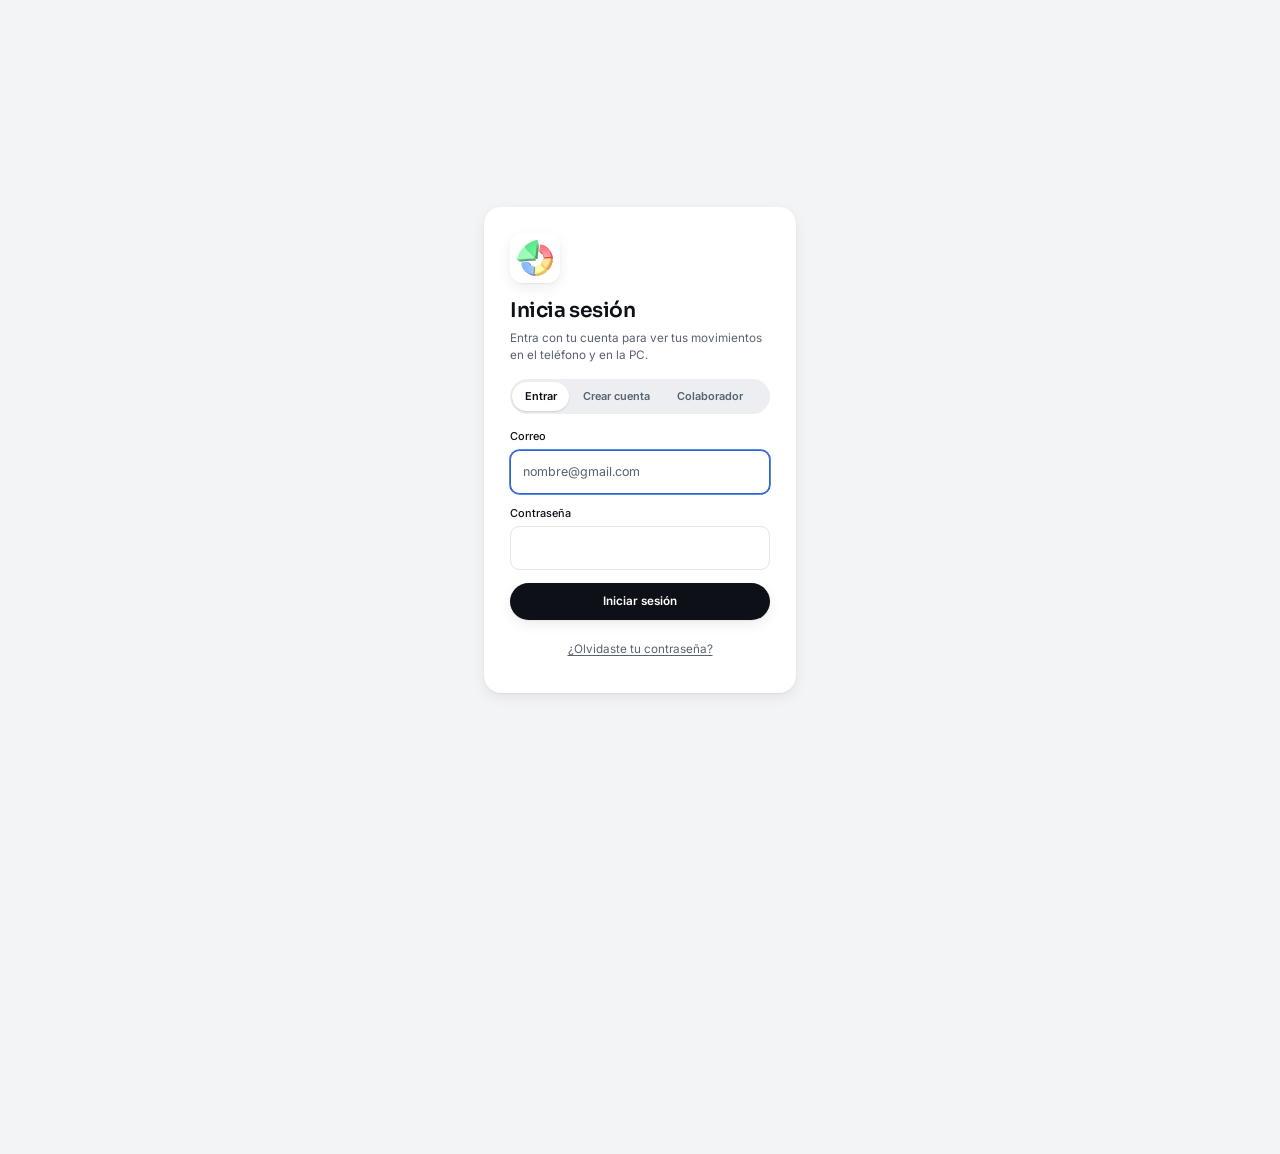
<file: app/index.html>
<!doctype html>
<html lang="es">
  <head>
    <meta charset="UTF-8" />
    <link rel="icon" type="image/png" href="./favicon.png" />
    <link rel="apple-touch-icon" href="./icon-192.png" />
    <meta name="viewport" content="width=device-width, initial-scale=1.0, viewport-fit=cover" />
    <meta name="theme-color" content="#0b0d11" media="(prefers-color-scheme: dark)" />
    <meta name="theme-color" content="#f3f4f6" media="(prefers-color-scheme: light)" />
    <meta name="description" content="Contabilidad de tu negocio en bolívares, con el resultado en dólares a la tasa BCV." />
    <link rel="manifest" href="./manifest.webmanifest" />
    <title>Contábol</title>
    <script type="module" crossorigin src="./assets/index-BJz9AYMX.js"></script>
    <link rel="stylesheet" crossorigin href="./assets/index-C6Dsi5HS.css">
  </head>
  <body>
    <div id="root"></div>
  </body>
</html>
</file>
<file: app/assets/index-C6Dsi5HS.css>
@font-face{font-family:Inter Variable;font-style:normal;font-display:swap;font-weight:100 900;src:url(./inter-cyrillic-ext-wght-normal-BOeWTOD4.woff2)format("woff2-variations");unicode-range:U+460-52F,U+1C80-1C8A,U+20B4,U+2DE0-2DFF,U+A640-A69F,U+FE2E-FE2F}@font-face{font-family:Inter Variable;font-style:normal;font-display:swap;font-weight:100 900;src:url(./inter-cyrillic-wght-normal-DqGufNeO.woff2)format("woff2-variations");unicode-range:U+301,U+400-45F,U+490-491,U+4B0-4B1,U+2116}@font-face{font-family:Inter Variable;font-style:normal;font-display:swap;font-weight:100 900;src:url(./inter-greek-ext-wght-normal-DlzME5K_.woff2)format("woff2-variations");unicode-range:U+1F??}@font-face{font-family:Inter Variable;font-style:normal;font-display:swap;font-weight:100 900;src:url(./inter-greek-wght-normal-CkhJZR-_.woff2)format("woff2-variations");unicode-range:U+370-377,U+37A-37F,U+384-38A,U+38C,U+38E-3A1,U+3A3-3FF}@font-face{font-family:Inter Variable;font-style:normal;font-display:swap;font-weight:100 900;src:url(./inter-vietnamese-wght-normal-CBcvBZtf.woff2)format("woff2-variations");unicode-range:U+102-103,U+110-111,U+128-129,U+168-169,U+1A0-1A1,U+1AF-1B0,U+300-301,U+303-304,U+308-309,U+323,U+329,U+1EA0-1EF9,U+20AB}@font-face{font-family:Inter Variable;font-style:normal;font-display:swap;font-weight:100 900;src:url(./inter-latin-ext-wght-normal-DO1Apj_S.woff2)format("woff2-variations");unicode-range:U+100-2BA,U+2BD-2C5,U+2C7-2CC,U+2CE-2D7,U+2DD-2FF,U+304,U+308,U+329,U+1D00-1DBF,U+1E00-1E9F,U+1EF2-1EFF,U+2020,U+20A0-20AB,U+20AD-20C0,U+2113,U+2C60-2C7F,U+A720-A7FF}@font-face{font-family:Inter Variable;font-style:normal;font-display:swap;font-weight:100 900;src:url(./inter-latin-wght-normal-Dx4kXJAl.woff2)format("woff2-variations");unicode-range:U+??,U+131,U+152-153,U+2BB-2BC,U+2C6,U+2DA,U+2DC,U+304,U+308,U+329,U+2000-206F,U+20AC,U+2122,U+2191,U+2193,U+2212,U+2215,U+FEFF,U+FFFD}@font-face{font-family:Sora;font-style:normal;font-display:swap;font-weight:500;src:url(./sora-latin-ext-500-normal-B5KKQIFO.woff2)format("woff2"),url(./sora-latin-ext-500-normal-DwxUJRqY.woff)format("woff");unicode-range:U+100-2BA,U+2BD-2C5,U+2C7-2CC,U+2CE-2D7,U+2DD-2FF,U+304,U+308,U+329,U+1D00-1DBF,U+1E00-1E9F,U+1EF2-1EFF,U+2020,U+20A0-20AB,U+20AD-20C0,U+2113,U+2C60-2C7F,U+A720-A7FF}@font-face{font-family:Sora;font-style:normal;font-display:swap;font-weight:500;src:url(./sora-latin-500-normal-01eiPEn0.woff2)format("woff2"),url(./sora-latin-500-normal-w58xtEt9.woff)format("woff");unicode-range:U+??,U+131,U+152-153,U+2BB-2BC,U+2C6,U+2DA,U+2DC,U+304,U+308,U+329,U+2000-206F,U+20AC,U+2122,U+2191,U+2193,U+2212,U+2215,U+FEFF,U+FFFD}@font-face{font-family:Sora;font-style:normal;font-display:swap;font-weight:600;src:url(./sora-latin-ext-600-normal-Cue1zdhl.woff2)format("woff2"),url(./sora-latin-ext-600-normal-DLOJK0Ta.woff)format("woff");unicode-range:U+100-2BA,U+2BD-2C5,U+2C7-2CC,U+2CE-2D7,U+2DD-2FF,U+304,U+308,U+329,U+1D00-1DBF,U+1E00-1E9F,U+1EF2-1EFF,U+2020,U+20A0-20AB,U+20AD-20C0,U+2113,U+2C60-2C7F,U+A720-A7FF}@font-face{font-family:Sora;font-style:normal;font-display:swap;font-weight:600;src:url(./sora-latin-600-normal-Cdg4DaK0.woff2)format("woff2"),url(./sora-latin-600-normal-1_7fyUAY.woff)format("woff");unicode-range:U+??,U+131,U+152-153,U+2BB-2BC,U+2C6,U+2DA,U+2DC,U+304,U+308,U+329,U+2000-206F,U+20AC,U+2122,U+2191,U+2193,U+2212,U+2215,U+FEFF,U+FFFD}:root,[data-theme=dark]{--lightningcss-light: ;--lightningcss-dark:initial;color-scheme:dark;--canvas:#0b0d11;--surface-100:#14171d;--surface-200:#1a1e26;--surface-300:#232833;--line:#2a303b;--line-soft:#1f242d;--card-edge:#262b35;--ink:#f3f5f8;--ink-muted:#9aa3b1;--ink-subtle:#646d7b;--action:#f3f5f8;--action-strong:#d5dae2;--action-ink:#0b0d11;--positive:#52cf99;--positive-soft:#13291f;--negative:#f07482;--negative-soft:#2d1b20;--accent:#e2bd6b;--accent-soft:#29231a;--accent-ink:#1f1606;--caution:#f2a65e;--info:#86b3ff;--focus-ring:#86b3ff;--add:#6c5ce7;--add-ink:#fff;--dollar-figure:#f3f5f8;--dollar-figure-muted:#9aa3b1;--nav-active:#52cf99;--cat-1:#8fa6ff;--cat-2:#d494cf;--cat-3:#e39a74;--cat-4:#a3acb9;--col-desc:#6b95ff;--col-ves:#bd7bff;--col-in:#2ee88f;--col-out:#ff5a74;--col-total:#ffc83d;--shadow-card:none;--shadow-raised:0 1px 2px #00000059;--shadow-sheet:0 -6px 20px #00000080;--neon-text:0 0 14px color-mix(in srgb, currentColor 42%, transparent), 0 0 3px color-mix(in srgb, currentColor 30%, transparent);--neon-rule:0 0 12px 0 currentColor, 0 0 2px 0 currentColor}[data-theme=light]{--lightningcss-light:initial;--lightningcss-dark: ;color-scheme:light;--canvas:#f3f4f6;--surface-100:#fff;--surface-200:#fff;--surface-300:#eceef2;--line:#e1e4e9;--line-soft:#eceef1;--card-edge:#fff0;--ink:#0d1117;--ink-muted:#59626f;--ink-subtle:#8a929e;--action:#0d1117;--action-strong:#2a303b;--action-ink:#fff;--positive:#0a7a4b;--positive-soft:#e7f4ed;--negative:#b3263c;--negative-soft:#fbe9ec;--accent:#8a6414;--accent-soft:#f8f0dc;--accent-ink:#fff;--caution:#9a4a0b;--info:#2c63d4;--focus-ring:#2c63d4;--add:#5b46d6;--add-ink:#fff;--dollar-figure:#b07f00;--dollar-figure-muted:#8a6414;--nav-active:#0a7a4b;--cat-1:#3552c8;--cat-2:#8f3a88;--cat-3:#9c4424;--cat-4:#59626f;--col-desc:#1f3d99;--col-ves:#7036c2;--col-in:#0b7d47;--col-out:#c42a47;--col-total:#946a00;--shadow-card:0 1px 2px #0d11170f, 0 2px 6px #0d11170a;--shadow-raised:0 1px 2px #0d11170f, 0 6px 16px #0d111712;--shadow-sheet:0 -6px 20px #0d11171f;--neon-text:0 1px 1.5px #0d111729;--neon-rule:0 1px 2px #0d11172e}:root{--space-1:4px;--space-2:8px;--space-3:12px;--space-4:16px;--space-5:20px;--space-6:28px;--space-8:40px;--radius-sm:8px;--radius-md:12px;--radius-lg:16px;--radius-xl:22px;--radius-pill:999px;--font-sans:"Inter", system-ui, -apple-system, Segoe UI, Roboto, sans-serif;--font-display:"Sora", "Inter", system-ui, sans-serif}.cb-hero,.cb-rstrip,.cb-sheet,.cb-stats,.cb-tgroup,.cb-empty,.cb-chart,.cb-cat,.cb-seg,.cb-field,.cb-tabbar,.cb-rate,.cb-badge,.cb-btn,.cb-trend,.cb-rstatus,.cb-iconbtn,.cb-link{font-family:var(--font-sans);box-sizing:border-box;-webkit-font-smoothing:antialiased;font-variant-numeric:tabular-nums}.cb-hero *,.cb-rstrip *,.cb-sheet *,.cb-stats *,.cb-tgroup *,.cb-empty *,.cb-chart *,.cb-cat *,.cb-field *,.cb-tabbar *{box-sizing:border-box}.cb-hero p,.cb-sheet p,.cb-sheet h2,.cb-empty h2,.cb-empty p,.cb-tgroup h3,.cb-chart p,.cb-field p{margin:0}::selection{background:color-mix(in srgb, var(--info) 34%, transparent);color:inherit}.cb-sr{clip:rect(0 0 0 0);white-space:nowrap;border:0;width:1px;height:1px;margin:-1px;padding:0;overflow:hidden;position:absolute!important}.cb-icon{flex:none;display:block}.cb-emoji{object-fit:contain;-webkit-user-select:none;user-select:none;-webkit-user-drag:none;pointer-events:none}.cb-row__icon .cb-emoji,.cb-cat__icon .cb-emoji{width:28px;height:28px}.cb-chip .cb-emoji{width:20px;height:20px}.cb-row:focus-visible,.cb-rstrip:focus-visible,.cb-btn:focus-visible,.cb-seg__opt:focus-visible,.cb-tab:focus-visible,.cb-tabbar__add:focus-visible,.cb-iconbtn:focus-visible,.cb-link:focus-visible,.cb-rate:focus-visible,.cb-chart__month:focus-visible{outline:2px solid var(--focus-ring);outline-offset:2px}@keyframes cb-spin{to{transform:rotate(360deg)}}@keyframes cb-live{0%{opacity:.55;transform:scale(1)}70%,to{opacity:0;transform:scale(2.6)}}.cb-spin{animation:1s linear infinite cb-spin}.cb-trend{border-radius:var(--radius-pill);white-space:nowrap;align-self:flex-start;align-items:center;gap:3px;padding:3px 8px 3px 6px;font-size:12px;font-weight:600;line-height:16px;display:inline-flex}.cb-trend--good{color:var(--positive);background:var(--positive-soft)}.cb-trend--bad{color:var(--negative);background:var(--negative-soft)}.cb-trend__vs{font-weight:500}.cb-spark{overflow:visible}.cb-spark__line{stroke-width:2px;stroke-linecap:round;stroke-linejoin:round;vector-effect:non-scaling-stroke}.cb-spark__stop-a{stop-opacity:.18}.cb-spark__stop-b{stop-opacity:0}.cb-spark__dot{stroke:var(--surface-100);stroke-width:2px}.cb-spark--ink .cb-spark__line{stroke:var(--ink-muted)}.cb-spark--ink stop,.cb-spark--ink .cb-spark__dot{stop-color:var(--ink-muted);fill:var(--ink)}.cb-spark--positive .cb-spark__line{stroke:var(--positive)}.cb-spark--positive stop,.cb-spark--positive .cb-spark__dot{stop-color:var(--positive);fill:var(--positive)}.cb-spark--negative .cb-spark__line{stroke:var(--negative)}.cb-spark--negative stop,.cb-spark--negative .cb-spark__dot{stop-color:var(--negative);fill:var(--negative)}.cb-spark--accent .cb-spark__line{stroke:var(--accent)}.cb-spark--accent stop,.cb-spark--accent .cb-spark__dot{stop-color:var(--accent);fill:var(--accent)}.cb-hero{min-width:0;padding:var(--space-5);border-radius:var(--radius-xl);background:var(--surface-100);border:1px solid var(--card-edge);box-shadow:var(--shadow-raised);color:var(--ink);flex-direction:column;display:flex}.cb-hero__label{color:var(--ink-muted);font-size:15px;font-weight:500;line-height:20px}.cb-hero__amount{margin-top:var(--space-2);font-family:var(--font-display);letter-spacing:-.03em;color:var(--dollar-figure);flex-wrap:nowrap;align-items:flex-start;min-width:0;font-weight:600;display:flex}.cb-hero__amount--l{font-size:52px;line-height:56px}.cb-hero__amount--m{font-size:40px;line-height:46px}.cb-hero__amount--s{font-size:32px;line-height:38px}.cb-hero__sign{margin-right:2px}.cb-hero__cur{color:var(--dollar-figure-muted);letter-spacing:0;margin-right:3px;font-size:.5em;font-weight:500;line-height:1.6}.cb-hero__cents{color:var(--dollar-figure-muted);letter-spacing:-.01em;align-self:flex-end;font-size:.5em;font-weight:500;line-height:2.05}.cb-hero--negative .cb-hero__sign,.cb-hero--negative .cb-hero__int{color:var(--negative)}.cb-hero__meta{align-items:center;gap:var(--space-2) var(--space-3);margin-top:var(--space-2);flex-wrap:wrap;display:flex}.cb-hero__sub{color:var(--ink-muted);font-size:14px;line-height:20px}.cb-hero__message{margin-top:var(--space-3);color:var(--ink);flex-wrap:wrap;align-items:baseline;gap:4px 8px;font-size:14px;line-height:20px;display:flex}.cb-hero__chart{margin-top:var(--space-4)}.cb-hero__chart .cb-spark{width:100%;height:56px;display:block}.cb-hero__axis{color:var(--ink-muted);justify-content:space-between;margin-top:6px;font-size:12px;line-height:16px;display:flex}.cb-hero--loading{gap:var(--space-3)}.cb-skel{border-radius:var(--radius-sm);background:var(--surface-300);display:block}.cb-skel--label{width:46%;height:14px}.cb-skel--amount{border-radius:var(--radius-md);width:62%;height:44px}.cb-skel--sub{width:38%;height:14px}.cb-skel--chart{width:100%;height:56px;margin-top:var(--space-2);border-radius:var(--radius-md);opacity:.6}.cb-rstatus{align-items:center;gap:6px;font-size:13px;font-weight:500;line-height:18px;display:inline-flex}.cb-rstatus--positive,.cb-rstatus--muted{color:var(--ink-muted)}.cb-rstatus--caution{color:var(--caution)}.cb-rstatus--negative{color:var(--negative)}.cb-rstatus__dot{background:var(--positive);border-radius:50%;flex:none;width:8px;height:8px;position:relative}.cb-rstatus__dot:after{content:"";background:var(--positive);border-radius:50%;animation:2.4s cubic-bezier(.16,1,.3,1) infinite cb-live;position:absolute;inset:0}.cb-rstrip{width:100%;padding:var(--space-4);text-align:left;font:inherit;color:var(--ink);background:var(--surface-100);border:1px solid var(--card-edge);border-radius:var(--radius-lg);box-shadow:var(--shadow-card);cursor:pointer;gap:6px;transition:background-color .16s cubic-bezier(.16,1,.3,1);display:grid}.cb-rstrip:hover{background:color-mix(in srgb, var(--surface-300) 45%, var(--surface-100))}.cb-rstrip--stale{box-shadow:var(--shadow-card), inset 0 0 0 1px var(--caution)}.cb-rstrip--error{box-shadow:var(--shadow-card), inset 0 0 0 1px var(--negative)}.cb-rstrip__top,.cb-rstrip__foot{justify-content:space-between;align-items:baseline;gap:2px var(--space-3);flex-wrap:wrap;font-size:14px;line-height:20px;display:flex}.cb-rstrip__label{color:var(--ink-muted);font-weight:500}.cb-rstrip__date{color:var(--ink-muted);font-size:13px;line-height:18px}.cb-rstrip__main{align-items:center;gap:var(--space-3);min-width:0;display:flex}.cb-rstrip__rate{flex-wrap:wrap;flex:1;align-items:baseline;gap:0 6px;min-width:0;display:flex}.cb-rstrip__cur{color:var(--ink-muted);font-size:15px;font-weight:500}.cb-rstrip__num{font-family:var(--font-display);letter-spacing:-.02em;color:var(--accent);font-size:28px;font-weight:600;line-height:34px}.cb-rstrip__per{color:var(--ink-muted);white-space:nowrap;font-size:14px}.cb-rstrip__change{color:var(--ink-muted);font-size:13px;line-height:18px}.cb-rstrip__chev{color:var(--ink-subtle)}.cb-rate{align-items:center;gap:var(--space-2);border-radius:var(--radius-pill);background:var(--accent-soft);min-height:36px;font:inherit;color:var(--ink);cursor:pointer;border:0;padding:4px 12px 4px 4px;font-size:14px;display:inline-flex;position:relative}.cb-rate:before{content:"";position:absolute;inset:-4px 0}.cb-rate__tag{border-radius:var(--radius-pill);background:var(--accent);color:var(--accent-ink);letter-spacing:.04em;padding:4px 8px;font-size:11px;font-weight:700;line-height:14px}.cb-rate__value{font-family:var(--font-display);font-weight:600}.cb-rate .cb-rstatus{font-size:12px}.cb-sheet{gap:var(--space-3);padding:8px var(--space-5) var(--space-6);border-radius:var(--radius-xl) var(--radius-xl) 0 0;background:var(--surface-200);box-shadow:var(--shadow-sheet);color:var(--ink);display:grid}.cb-sheet__grip{background:var(--line);border-radius:2px;justify-self:center;width:36px;height:4px;margin-bottom:4px}.cb-sheet__head{justify-content:space-between;align-items:center;display:flex}.cb-sheet__title{font-family:var(--font-display);font-size:17px;font-weight:600;line-height:22px}.cb-sheet__rate{align-items:baseline;gap:8px;display:flex}.cb-sheet__cur{color:var(--ink-muted);font-size:17px;font-weight:500}.cb-sheet__num{font-family:var(--font-display);letter-spacing:-.02em;color:var(--accent);font-size:34px;font-weight:600;line-height:40px}.cb-sheet__per{color:var(--ink-muted);font-size:15px}.cb-sheet__meta{gap:var(--space-3);margin:var(--space-2) 0 0;padding:var(--space-3) 0;border-block:1px solid var(--line-soft);grid-template-columns:repeat(3,minmax(0,1fr));display:grid}.cb-sheet__meta dt{color:var(--ink-muted);font-size:12px;font-weight:500;line-height:16px}.cb-sheet__meta dd{color:var(--ink);overflow-wrap:anywhere;margin:2px 0 0;font-size:14px;line-height:20px}.cb-sheet__chart{margin:0}.cb-sheet__chart-head{margin-bottom:var(--space-2);color:var(--ink-muted);justify-content:space-between;font-size:14px;line-height:20px;display:flex}.cb-sheet__chart-change{color:var(--ink);font-weight:500}.cb-sheet__chart .cb-spark{width:100%;height:72px;display:block}.cb-sheet__axis{color:var(--ink-muted);justify-content:space-between;margin-top:6px;font-size:12px;display:flex}.cb-sheet__compare{color:var(--ink-muted);max-width:42ch;font-size:14px;line-height:21px}.cb-sheet__compare b{color:var(--ink);font-weight:600}.cb-sheet__edit{gap:var(--space-4);display:grid}.cb-sheet__actions{gap:var(--space-2);margin-top:var(--space-2);display:grid}.cb-field{gap:6px;display:grid}.cb-field__label{color:var(--ink);font-size:14px;font-weight:500;line-height:20px}.cb-field__box{align-items:center;gap:var(--space-2);min-height:56px;padding:0 var(--space-4);border:1px solid var(--line);border-radius:var(--radius-md);background:var(--surface-100);transition:border-color .16s;display:flex}.cb-field__box:focus-within{border-color:var(--focus-ring);box-shadow:0 0 0 1px var(--focus-ring)}.cb-field__input{width:100%;min-width:0;min-height:54px;font-family:var(--font-display);letter-spacing:-.01em;font-variant-numeric:tabular-nums;color:var(--ink);caret-color:var(--accent);background:0 0;border:0;outline:0;flex:1;align-self:stretch;padding:0;font-size:22px;font-weight:600}.cb-field__input::placeholder{color:var(--ink-muted)}.cb-field__affix{color:var(--ink-muted);white-space:nowrap;font-size:15px}.cb-field__msg{color:var(--ink-muted);align-items:flex-start;gap:6px;font-size:13px;line-height:18px;display:flex}.cb-field__msg .cb-icon{margin-top:1px}.cb-field--warning .cb-field__box{border-color:var(--caution)}.cb-field--warning .cb-field__msg{color:var(--caution)}.cb-field--error .cb-field__box{border-color:var(--negative)}.cb-field--error .cb-field__msg{color:var(--negative)}.cb-stats{background:var(--surface-100);border:1px solid var(--card-edge);border-radius:var(--radius-lg);box-shadow:var(--shadow-card);grid-template-columns:repeat(2,minmax(0,1fr));display:grid}.cb-stat{min-width:0;padding:var(--space-4);flex-direction:column;gap:4px;display:flex}.cb-stat+.cb-stat{border-left:1px solid var(--line-soft)}.cb-stat__label{color:var(--ink-muted);align-items:center;gap:6px;font-size:14px;font-weight:500;line-height:20px;display:flex}.cb-stat__key{background:var(--ink-subtle);border-radius:50%;flex:none;width:8px;height:8px}.cb-stat--positive .cb-stat__key{background:var(--positive)}.cb-stat--negative .cb-stat__key{background:var(--negative)}.cb-stat__amount{font-family:var(--font-display);letter-spacing:-.015em;color:var(--ink);overflow-wrap:anywhere;font-size:24px;font-weight:600;line-height:30px}.cb-stat__sub{color:var(--ink-muted);overflow-wrap:anywhere;font-size:13px;line-height:18px}.cb-stat .cb-trend{margin-top:6px}.cb-tgroup{container-type:inline-size}.cb-tgroup__label{justify-content:space-between;align-items:baseline;gap:var(--space-2);color:var(--ink-muted);font-size:14px;font-weight:500;line-height:20px;display:flex}.cb-tgroup__total{font-size:13px}.cb-tgroup__list{margin:0;padding:0;list-style:none}.cb-row-item+.cb-row-item{border-top:1px solid var(--line-soft)}.cb-row{align-items:center;gap:var(--space-3);width:100%;min-height:68px;padding:var(--space-3) 0;text-align:left;font:inherit;color:var(--ink);cursor:pointer;border-radius:var(--radius-md);background:0 0;border:0;grid-template-columns:44px minmax(0,1fr) auto;transition:background-color .16s;display:grid}.cb-row:hover{background:color-mix(in srgb, var(--surface-300) 40%, transparent)}.cb-row{-webkit-user-select:none;user-select:none;-webkit-touch-callout:none;touch-action:manipulation}.cb-row--selectable{padding-inline:8px}.cb-row--selected,.cb-row--selected:hover{background:color-mix(in srgb, var(--info) 16%, transparent)}.cb-row__check{border:2px solid var(--ink-muted);border-radius:50%;place-items:center;width:24px;height:24px;transition:background-color .12s,border-color .12s;display:grid}.cb-row--selected .cb-row__check{background:var(--info);border-color:var(--info);color:var(--canvas)}.cb-selbar{z-index:35;width:100%;max-width:480px;padding:calc(8px + env(safe-area-inset-top,0px)) 8px 8px;background:var(--surface-200);border-bottom:1px solid var(--line);box-shadow:var(--shadow-raised);font-family:var(--font-sans);box-sizing:border-box;align-items:center;gap:4px;animation:.18s cubic-bezier(.16,1,.3,1) cb-selbar-in;display:flex;position:fixed;top:0;left:50%;transform:translate(-50%)}@keyframes cb-selbar-in{0%{transform:translate(-50%,-100%)}to{transform:translate(-50%)}}.cb-selbar__count{min-width:0;font:600 17px/22px var(--font-display);color:var(--ink);flex:1}.cb-selbar__all{border-radius:var(--radius-pill);min-height:44px;font:600 14px/1 var(--font-sans);color:var(--ink);cursor:pointer;background:0 0;border:0;padding:0 14px}.cb-selbar__all:hover{background:var(--surface-300)}.cb-selbar__all:focus-visible{outline:2px solid var(--focus-ring);outline-offset:2px}.cb-selbar__trash{color:var(--negative)}.cb-selbar__trash:hover{color:var(--negative);background:var(--negative-soft)}.cb-selbar__trash:disabled{opacity:.4;cursor:not-allowed}.cb-row__icon{border-radius:var(--radius-md);background:var(--surface-300);width:44px;height:44px;color:var(--ink);font-family:var(--font-display);place-items:center;font-size:16px;font-weight:600;display:grid;position:relative}.cb-row__sign{border:2px solid var(--canvas);border-radius:50%;place-items:center;width:18px;height:18px;display:grid;position:absolute;bottom:-3px;right:-3px}.cb-row--ingreso .cb-row__sign{background:var(--positive);color:var(--canvas)}.cb-row--egreso .cb-row__sign{background:var(--negative);color:var(--canvas)}.cb-row__body{flex-direction:column;gap:2px;min-width:0;display:flex}.cb-row__title{color:var(--ink);-webkit-line-clamp:2;overflow-wrap:anywhere;-webkit-box-orient:vertical;font-size:16px;font-weight:500;line-height:22px;display:-webkit-box;overflow:hidden}.cb-row__meta{color:var(--ink-muted);flex-wrap:wrap;gap:0 6px;font-size:13px;line-height:18px;display:flex}.cb-row__sep{color:var(--ink-subtle)}.cb-row__amounts{white-space:nowrap;flex-direction:column;align-items:flex-end;gap:2px;display:flex}.cb-row__ves{font-family:var(--font-display);font-size:16px;font-weight:600;line-height:22px}.cb-row--ingreso .cb-row__ves{color:var(--positive)}.cb-row--egreso .cb-row__ves{color:var(--negative)}.cb-row__usd{color:var(--ink-muted);font-size:13px;line-height:18px}@container (width<=340px){.cb-row{grid-template-columns:44px minmax(0,1fr);align-items:start}.cb-row__amounts{align-items:baseline;gap:var(--space-2);flex-direction:row;grid-column:2}}.cb-empty{justify-items:start;gap:var(--space-2);padding:var(--space-6) var(--space-5);border-radius:var(--radius-xl);background:var(--surface-100);border:1px solid var(--card-edge);box-shadow:var(--shadow-card);color:var(--ink);display:grid}.cb-empty__icon{background:var(--surface-300);width:48px;height:48px;color:var(--ink);margin-bottom:var(--space-2);border-radius:50%;place-items:center;display:grid}.cb-empty__title{font-family:var(--font-display);letter-spacing:-.01em;text-wrap:balance;font-size:20px;font-weight:600;line-height:26px}.cb-empty__body{color:var(--ink-muted);max-width:34ch;font-size:15px;line-height:22px}.cb-empty__action{margin-top:var(--space-3);width:100%}.cb-seg{border-radius:var(--radius-pill);background:var(--surface-300);gap:2px;padding:3px;display:inline-flex}.cb-seg__opt{border-radius:var(--radius-pill);min-height:38px;color:var(--ink-muted);font:600 14px/1 var(--font-sans);cursor:pointer;background:0 0;border:0;padding:0 16px;transition:background-color .16s,color .16s;position:relative}.cb-seg__opt:before{content:"";position:absolute;inset:-3px 0}.cb-seg__opt:hover{color:var(--ink)}.cb-seg__opt--on{background:var(--surface-100);color:var(--ink);box-shadow:0 1px 2px #00000029}.cb-seg__opt--positive,.cb-seg__opt--positive:hover{background:var(--positive);color:var(--canvas)}.cb-seg__opt--negative,.cb-seg__opt--negative:hover{background:var(--negative);color:var(--canvas)}.cb-chart{padding:var(--space-4);border-radius:var(--radius-lg);background:var(--surface-100);border:1px solid var(--card-edge);box-shadow:var(--shadow-card);margin:0}.cb-chart__head{flex-direction:column;gap:2px;display:flex}.cb-chart__title{font-family:var(--font-display);color:var(--ink);font-size:17px;font-weight:600;line-height:22px}.cb-chart__unit{color:var(--ink-muted);font-size:13px;line-height:18px}.cb-chart__legend{gap:var(--space-4);margin:var(--space-3) 0 var(--space-2);display:flex}.cb-chart__key{color:var(--ink-muted);align-items:center;gap:6px;font-size:13px;display:inline-flex}.cb-chart__key:before{content:"";border-radius:3px;width:10px;height:10px}.cb-chart__key--in:before{background:var(--positive)}.cb-chart__key--out:before{background:var(--negative)}.cb-chart__svg{width:100%;height:auto;display:block;overflow:visible}.cb-chart__base{stroke:var(--line);stroke-width:1px}.cb-chart__bar--in{fill:var(--positive)}.cb-chart__bar--out{fill:var(--negative)}.cb-chart__bar--dim{opacity:.42}.cb-chart__val{font-family:var(--font-sans);fill:var(--ink);font-variant-numeric:tabular-nums;font-size:12px;font-weight:600}.cb-chart__months{gap:2px;margin-top:6px;display:flex}.cb-chart__month{border-radius:var(--radius-md);min-width:0;min-height:44px;font:500 13px/1 var(--font-sans);color:var(--ink-muted);cursor:pointer;background:0 0;border:0;flex:1}.cb-chart__month:hover{color:var(--ink)}.cb-chart__month--on{background:var(--surface-300);color:var(--ink);font-weight:600}.cb-chart__readout{gap:4px var(--space-4);margin-top:var(--space-3);padding-top:var(--space-3);border-top:1px solid var(--line-soft);color:var(--ink);flex-wrap:wrap;font-size:14px;line-height:20px;display:flex}.cb-chart__readout>:first-child{flex-basis:100%;font-weight:600}.cb-chart__readout-in,.cb-chart__readout-out{color:var(--ink-muted);align-items:center;gap:6px;display:inline-flex}.cb-chart__readout-in:before,.cb-chart__readout-out:before{content:"";border-radius:2px;width:8px;height:8px}.cb-chart__readout-in:before{background:var(--positive)}.cb-chart__readout-out:before{background:var(--negative)}.cb-cat{--cat:var(--cat-4);align-items:center;gap:var(--space-3);display:flex}.cb-cat--cat-1{--cat:var(--cat-1)}.cb-cat--cat-2{--cat:var(--cat-2)}.cb-cat--cat-3{--cat:var(--cat-3)}.cb-cat--cat-4{--cat:var(--cat-4)}.cb-cat__icon{border-radius:var(--radius-md);background:color-mix(in srgb, var(--cat) 14%, var(--surface-100));width:40px;height:40px;color:var(--cat);font-family:var(--font-display);flex:none;place-items:center;font-size:16px;font-weight:600;display:grid}.cb-cat__body{flex:1;min-width:0}.cb-cat__row{justify-content:space-between;align-items:baseline;gap:var(--space-2);display:flex}.cb-cat__label{color:var(--ink);overflow-wrap:anywhere;min-width:0;font-size:15px;font-weight:500;line-height:20px}.cb-cat__amount{font-family:var(--font-display);color:var(--ink);white-space:nowrap;font-size:15px;font-weight:600}.cb-cat__track{border-radius:var(--radius-pill);background:var(--surface-300);height:6px;margin:8px 0 6px;overflow:hidden}.cb-cat__fill{border-radius:var(--radius-pill);background:var(--cat);height:100%}.cb-cat__row--meta{color:var(--ink-muted);font-size:13px;line-height:18px}.cb-tabbar{padding:6px 4px calc(6px + env(safe-area-inset-bottom,0px));background:var(--surface-100);border-top:1px solid var(--line-soft);grid-auto-columns:minmax(0,1fr);grid-auto-flow:column;align-items:end;display:grid}.cb-tabbar--flat{align-items:center}.cb-tab,.cb-tabbar__add{border-radius:var(--radius-md);min-height:56px;font:500 12px/16px var(--font-sans);color:var(--ink-muted);cursor:pointer;background:0 0;border:0;flex-direction:column;justify-content:flex-end;align-items:center;gap:4px;padding:4px 2px;transition:color .14s,transform .12s;display:flex}.cb-tab:hover:not(.cb-tab--on){color:var(--ink)}.cb-tab .cb-icon{transition:transform .22s cubic-bezier(.16,1,.3,1)}.cb-tab:active .cb-icon{transform:scale(.9)}.cb-tab--on{color:var(--nav-active);font-weight:600}.cb-tab--on .cb-icon{animation:.36s cubic-bezier(.16,1,.3,1) cb-tab-grow;transform:scale(1.25)}@keyframes cb-tab-grow{0%{transform:scale(1)}55%{transform:scale(1.4)}to{transform:scale(1.25)}}.cb-tabbar__add{font-weight:600;position:relative}.cb-tabbar__add-disc{border:4px solid var(--surface-100);border-radius:50%;place-items:center;width:58px;height:58px;margin-top:-26px;transition:transform .14s,filter .14s;display:grid;box-shadow:0 6px 16px #00000047}.cb-tabbar__add:active .cb-tabbar__add-disc{transform:scale(.95)}.cb-tabbar__add--action .cb-tabbar__add-disc{background:var(--action);color:var(--action-ink)}.cb-tabbar__add--action:hover .cb-tabbar__add-disc{filter:brightness(1.06)}.cb-tabbar__add--add{color:var(--ink)}.cb-tabbar__add--add .cb-tabbar__add-disc{background:var(--add);color:var(--add-ink)}.cb-tabbar__add--add:hover .cb-tabbar__add-disc{filter:brightness(1.08)}.cb-badge{border-radius:var(--radius-pill);white-space:nowrap;align-items:center;gap:4px;padding:5px 10px 5px 8px;font-size:12px;font-weight:600;line-height:14px;display:inline-flex}.cb-badge--ingreso{background:var(--positive-soft);color:var(--positive)}.cb-badge--egreso{background:var(--negative-soft);color:var(--negative)}.cb-badge--neutral{background:var(--surface-300);color:var(--ink-muted);padding-left:10px}.cb-btn{justify-content:center;align-items:center;gap:var(--space-2);border-radius:var(--radius-pill);cursor:pointer;border:1px solid #0000;font-weight:600;line-height:1;transition:background-color .16s,border-color .16s,transform .12s;display:inline-flex;position:relative}.cb-btn:active{transform:scale(.98)}.cb-btn:disabled{opacity:.45;cursor:not-allowed;transform:none}.cb-btn--md{min-height:48px;padding:0 20px;font-size:15px}.cb-btn--sm{min-height:36px;padding:0 14px;font-size:14px}.cb-btn--sm:before{content:"";position:absolute;inset:-4px 0}.cb-btn--block{width:100%}.cb-btn--primary{background:var(--action);color:var(--action-ink);box-shadow:var(--shadow-raised)}.cb-btn--primary:hover:not(:disabled){background:var(--action-strong)}.cb-btn--secondary{background:var(--surface-300);color:var(--ink);border-color:var(--line)}.cb-btn--secondary:hover:not(:disabled){border-color:var(--ink-subtle)}.cb-btn--ghost{color:var(--ink);background:0 0}.cb-btn--ghost:hover:not(:disabled){background:var(--surface-300)}.cb-iconbtn{border-radius:var(--radius-pill);width:44px;height:44px;color:var(--ink-muted);cursor:pointer;background:0 0;border:0;place-items:center;display:grid}.cb-iconbtn:hover{background:var(--surface-300);color:var(--ink)}.cb-link{font:inherit;color:var(--ink);text-decoration:underline;-webkit-text-decoration-color:var(--ink-subtle);text-decoration-color:var(--ink-subtle);text-underline-offset:3px;cursor:pointer;background:0 0;border:0;padding:0;font-weight:600;text-decoration-thickness:1px}.cb-link:hover{text-decoration-color:currentColor}.cb-field__input--text{font-family:var(--font-sans);letter-spacing:0;font-size:16px;font-weight:400}.cb-field__input[type=date]{--lightningcss-light:initial;--lightningcss-dark: ;color-scheme:light dark}@media (prefers-color-scheme:dark){.cb-field__input[type=date]{--lightningcss-light: ;--lightningcss-dark:initial}}.cb-chips{min-width:0;font-family:var(--font-sans);border:0;gap:8px;margin:0;padding:0;display:grid}.cb-chips legend{margin-bottom:8px;padding:0}.cb-chips__list{flex-wrap:wrap;gap:8px;display:flex}.cb-chip{border:1px solid var(--line);border-radius:var(--radius-pill);min-height:40px;color:var(--ink);font:500 14px/1 var(--font-sans);cursor:pointer;background:0 0;align-items:center;gap:6px;padding:0 14px;transition:background-color .16s,border-color .16s;display:inline-flex;position:relative}.cb-chip:before{content:"";position:absolute;inset:-2px 0}.cb-chip:hover{border-color:var(--ink-subtle)}.cb-chip--on{background:var(--action);border-color:var(--action);color:var(--action-ink)}.cb-chip:focus-visible{outline:2px solid var(--focus-ring);outline-offset:2px}.cb-toast{justify-content:space-between;align-items:center;gap:var(--space-3);border-radius:var(--radius-lg);background:var(--action);min-height:52px;color:var(--action-ink);box-shadow:var(--shadow-raised);font:500 14px/20px var(--font-sans);padding:6px 6px 6px 16px;display:flex}.cb-toast__action{border-radius:var(--radius-md);min-height:44px;color:inherit;font:700 14px/1 var(--font-sans);text-underline-offset:3px;cursor:pointer;background:0 0;border:0;padding:0 14px;text-decoration:underline}.cb-toast__action:focus-visible{outline:2px solid var(--focus-ring);outline-offset:1px}.cb-confirm{gap:var(--space-3);padding:var(--space-5);border-radius:var(--radius-xl);background:var(--surface-200);color:var(--ink);box-shadow:var(--shadow-sheet);font-family:var(--font-sans);display:grid}.cb-confirm__title{font:600 17px/22px var(--font-display);margin:0}.cb-confirm__body{color:var(--ink-muted);margin:0;font-size:15px;line-height:22px}.cb-confirm__actions{justify-content:flex-end;gap:var(--space-2);margin-top:var(--space-2);display:flex}.cb-btn--danger,.cb-btn--negative{background:var(--negative);color:var(--canvas)}.cb-btn--positive{background:var(--positive);color:var(--canvas)}.cb-btn--add{background:var(--add);color:var(--add-ink)}.cb-btn--danger:hover:not(:disabled),.cb-btn--negative:hover:not(:disabled),.cb-btn--positive:hover:not(:disabled),.cb-btn--add:hover:not(:disabled){filter:brightness(1.08)}@media (prefers-reduced-motion:reduce){.cb-spin,.cb-rstatus__dot:after,.cb-tab--on .cb-icon,.cb-selbar{animation:none}.cb-btn,.cb-row,.cb-rstrip,.cb-seg__opt,.cb-tab,.cb-tab .cb-icon{transition:none}}:root{--font-sans:"Inter Variable", "Inter", system-ui, -apple-system, "Segoe UI", Roboto, sans-serif;--tabbar-h:69px;--zoom:1;--safe-t:calc(var(--sys-t,env(safe-area-inset-top,0px)) / var(--zoom));--safe-b:calc(var(--sys-b,env(safe-area-inset-bottom,0px)) / var(--zoom));--vh100:calc(100dvh / var(--zoom))}.cb-tabbar{padding-bottom:calc(6px + var(--safe-b))!important}*{box-sizing:border-box}body{-webkit-user-select:none;user-select:none;-webkit-touch-callout:none}input,textarea,select,[contenteditable=true]{-webkit-user-select:text;user-select:text;-webkit-touch-callout:default}html{-webkit-text-size-adjust:100%}body{background:var(--canvas);color:var(--ink);font-family:var(--font-sans);-webkit-font-smoothing:antialiased;-webkit-tap-highlight-color:transparent;font-variant-numeric:tabular-nums;margin:0;font-size:16px;line-height:1.5}body.is-locked{overflow:hidden}::selection{background:color-mix(in srgb, var(--info) 34%, transparent)}:where(:focus-visible){outline:2px solid var(--focus-ring);outline-offset:2px}button{font:inherit}*{scrollbar-width:thin;scrollbar-color:var(--line) transparent}.app{max-width:480px;min-height:var(--vh100);flex-direction:column;margin:0 auto;display:flex}.screen-anim{flex-direction:column;flex:1;animation:.26s cubic-bezier(.16,1,.3,1) screen-in;display:flex}@keyframes screen-in{0%{opacity:0;transform:translateY(10px)}to{opacity:1;transform:none}}@media (prefers-reduced-motion:reduce){.screen-anim{animation:none}}.btn-period{white-space:nowrap;flex:none}.btn-period.cb-btn--secondary,.btn-period.cb-btn--secondary:hover:not(:disabled){background:var(--ink);color:var(--canvas);border-color:var(--ink)}.btn-period.cb-btn--secondary:hover:not(:disabled){filter:brightness(.92)}.head-tools{justify-content:flex-start;display:flex}.head-row{justify-content:space-between;align-items:flex-start;gap:12px;display:flex}.head-row>div{min-width:0}.screen{padding:calc(20px + var(--safe-t)) 16px calc(var(--tabbar-h) + var(--safe-b) + 32px);flex-direction:column;flex:1;gap:12px;display:flex}.top{justify-content:space-between;align-items:center;gap:12px;padding-bottom:8px;display:flex}.top small{color:var(--ink-muted);font-size:14px;line-height:20px;display:block}.top h1{font:600 22px/28px var(--font-display);letter-spacing:-.015em;overflow-wrap:anywhere;margin:0}.top h1.is-large{letter-spacing:-.02em;font-size:28px;line-height:34px}.top p{color:var(--ink-muted);margin:4px 0 0;font-size:14px;line-height:20px}.top--stack{flex-direction:column;align-items:stretch;gap:14px}.avatar{border:1px solid var(--line);background:var(--surface-100);width:44px;height:44px;color:var(--ink);cursor:pointer;border-radius:50%;flex:none;place-items:center;display:grid}.back{border-radius:var(--radius-pill);min-height:44px;color:var(--ink);cursor:pointer;background:0 0;border:0;align-items:center;gap:4px;margin-left:-4px;padding:0 12px 0 4px;font-weight:600;display:inline-flex}.back .cb-icon{transform:scaleX(-1)}.back:hover{background:var(--surface-300)}.section{gap:12px;margin-top:28px;display:grid}.section-head{justify-content:space-between;align-items:flex-end;gap:12px;display:flex}.section-head h2{font:600 17px/22px var(--font-display);margin:0}.section-head p{color:var(--ink-muted);margin:2px 0 0;font-size:13px;line-height:18px}.panel{border-radius:var(--radius-lg);background:var(--surface-100);border:1px solid var(--card-edge);box-shadow:var(--shadow-card);gap:18px;padding:16px;display:grid}.panel h2{font:600 17px/22px var(--font-display);margin:0}.panel .sub{color:var(--ink-muted);margin:2px 0 0;font-size:13px;line-height:18px}.steps{gap:14px;margin:16px 0 0;padding:0;list-style:none;display:grid}.steps li{color:var(--ink-muted);grid-template-columns:28px 1fr;gap:12px;font-size:15px;line-height:22px;display:grid}.steps b{color:var(--ink);font-weight:600}.steps .n{background:var(--surface-300);width:28px;height:28px;color:var(--ink);font:600 13px/1 var(--font-display);border-radius:50%;place-items:center;display:grid}.tgroups{gap:16px;display:grid}.note{color:var(--ink-muted);margin:0;font-size:14px;line-height:20px}.app-tabbar{z-index:20;width:100%;max-width:480px;position:fixed;bottom:0;left:50%;transform:translate(-50%)}.overlay{z-index:50;flex-direction:column;justify-content:flex-end;display:flex;position:fixed;inset:0}.overlay--center{padding:calc(16px + var(--safe-t)) 16px calc(16px + var(--safe-b));justify-content:center}.scrim{background:#05070a8f;animation:.18s ease-out fade;position:absolute;inset:0}.overlay__panel{width:100%;max-width:480px;max-height:calc(var(--vh100) - 24px - var(--safe-t));overscroll-behavior:contain;border-radius:var(--radius-xl) var(--radius-xl) 0 0;margin:0 auto;animation:.24s cubic-bezier(.16,1,.3,1) rise;position:relative;overflow-y:auto}.overlay--center .overlay__panel{border-radius:var(--radius-xl);max-width:400px;animation:.16s ease-out fade}.overlay__panel .cb-sheet{padding-bottom:calc(var(--space-6) + var(--safe-b))}@keyframes rise{0%{opacity:.6;transform:translateY(24px)}to{opacity:1;transform:none}}@keyframes fade{0%{opacity:0}to{opacity:1}}.form{gap:18px;display:grid}.form-actions{gap:8px;margin-top:4px;display:grid}.preview-line{color:var(--ink-muted);margin:0;font-size:14px;line-height:20px}.preview-line b{color:var(--ink);font-weight:600}.toast-slot{z-index:40;left:50%;bottom:calc(var(--tabbar-h) + var(--safe-b) + 12px);width:calc(100% - 32px);max-width:448px;animation:.22s cubic-bezier(.16,1,.3,1) rise;position:fixed;transform:translate(-50%)}.presets{display:grid}.preset{border:0;border-bottom:1px solid var(--line-soft);min-height:52px;color:var(--ink);text-align:left;cursor:pointer;background:0 0;grid-template-columns:1fr auto 24px;align-items:center;gap:12px;padding:0 4px;display:grid}.preset:last-child{border-bottom:0}.preset:hover{background:color-mix(in srgb, var(--surface-300) 40%, transparent)}.preset__label{font-size:16px;font-weight:500}.preset__span{color:var(--ink-muted);white-space:nowrap;font-size:13px}.preset--on .preset__label{font-weight:600}.preset__check{color:var(--nav-active);place-items:center;display:grid}.custom-range{border-top:1px solid var(--line);gap:12px;margin-top:12px;padding-top:16px;display:grid}.custom-range__title{font:600 15px/20px var(--font-display);margin:0}.custom-range__grid{grid-template-columns:repeat(2,minmax(0,1fr));gap:10px;display:grid}.custom-range__grid .cb-field__box{padding:0 10px}.range-end{text-align:left;border:1px solid var(--line);border-radius:var(--radius-md);background:var(--surface-100);color:var(--ink);font:inherit;cursor:pointer;gap:2px;padding:10px 12px;display:grid}.range-end small{color:var(--ink-muted);font-size:12px}.range-end b{font-size:15px;font-weight:600}.range-end.is-on{border-color:var(--nav-active,var(--ink));box-shadow:0 0 0 1px var(--nav-active,var(--ink))}.range-end:focus-visible{box-shadow:var(--focus-ring);outline:none}.rcal{gap:8px;display:grid}.rcal__head{justify-content:space-between;align-items:center;display:flex}.rcal__month{font:600 15px/20px var(--font-display);margin:0}.rcal__nav{border:1px solid var(--line);width:36px;height:36px;color:var(--ink);cursor:pointer;background:0 0;border-radius:50%;place-items:center;display:grid}.rcal__nav:first-child .cb-icon,.rcal__nav:first-child svg{transform:rotate(180deg)}.rcal__nav:disabled{opacity:.35;cursor:default}.rcal__grid{grid-template-columns:repeat(7,minmax(0,1fr));gap:2px;display:grid}.rcal__wd{text-align:center;color:var(--ink-muted);font-size:12px;line-height:24px}.rcal__day{height:38px;color:var(--ink);font:500 14px/1 var(--font-sans);cursor:pointer;background:0 0;border:0;border-radius:10px}.rcal__day:hover:not(:disabled){background:var(--surface-200)}.rcal__day:disabled{color:var(--ink-subtle,var(--ink-muted));opacity:.4;cursor:default}.rcal__day.is-in{background:color-mix(in srgb, var(--nav-active,#7c3aed) 18%, transparent);border-radius:0}.rcal__day.is-edge{background:var(--nav-active,var(--ink));color:var(--canvas);font-weight:700}.rcal__day.is-today:not(.is-edge){box-shadow:inset 0 0 0 1px var(--line)}.rcal__day:focus-visible{box-shadow:var(--focus-ring);outline:none}.custom-range__error{color:var(--negative);margin:0;font-size:13px;line-height:18px}.tag-tools{flex-wrap:wrap;gap:4px;margin-top:-8px;display:flex}.tag-make{grid-template-columns:auto 1fr;align-items:end;gap:12px;display:grid}.tag-make__preview{border-radius:var(--radius-md);background:var(--surface-300);place-items:center;width:56px;height:56px;margin-bottom:2px;display:grid}.emoji-pick{border:0;min-width:0;margin:0;padding:0}.emoji-pick__scroll{overscroll-behavior:contain;border-radius:var(--radius-md);background:var(--surface-200);max-height:min(44vh,380px);padding:0 8px 8px;overflow-y:auto}.emoji-pick__group h3{z-index:1;font:600 12px/1 var(--font-sans);letter-spacing:.04em;text-transform:uppercase;color:var(--ink-subtle);background:var(--surface-200);margin:0;padding:10px 4px 6px;position:sticky;top:0}.emoji-pick__grid{grid-template-columns:repeat(auto-fill,minmax(48px,1fr));gap:4px;display:grid}.emoji-pick__opt{aspect-ratio:1;cursor:pointer;border-radius:var(--radius-md);background:0 0;border:2px solid #0000;place-items:center;padding:0;transition:transform .14s,background-color .14s;display:grid}.emoji-pick__opt:hover{background:var(--surface-300)}.emoji-pick__opt:active{transform:scale(.92)}.emoji-pick__opt.is-on{border-color:var(--ink);background:var(--surface-300)}.emoji-pick__opt:focus-visible{outline:2px solid var(--focus-ring);outline-offset:1px}.tag-list{gap:2px;margin:0;padding:0;list-style:none;display:grid}.tag-list li{border-radius:var(--radius-md);grid-template-columns:auto 1fr auto;align-items:center;gap:12px;padding:8px 4px 8px 8px;display:grid}.tag-list li:nth-child(odd){background:var(--surface-200)}.tag-list__name{color:var(--ink);overflow-wrap:anywhere;min-width:0;font-size:15px;font-weight:500}.tag-list__actions{align-items:center;gap:2px;display:flex}.tag-list__fixed{text-align:center;width:40px;color:var(--ink-subtle);font-size:12px}.tag-list__btn{width:40px;height:40px;color:var(--ink-muted);cursor:pointer;background:0 0;border:0;border-radius:50%;place-items:center;display:grid}.tag-list__btn:hover{color:var(--ink);background:var(--surface-300)}.tag-list__btn--del:hover{color:var(--negative);background:var(--negative-soft)}.tag-list__btn:focus-visible{outline:2px solid var(--focus-ring);outline-offset:1px}.tag-del__name{align-items:center;gap:10px;margin:0;font-size:17px;display:flex}.amount-group{gap:10px;display:grid}.top small .cb-icon{vertical-align:-2px;margin-right:2px;display:inline-block}.panel-title{border-radius:var(--radius-sm);max-width:100%;color:var(--ink);font:inherit;text-align:left;cursor:pointer;background:0 0;border:0;align-items:center;gap:4px;margin:0 0 0 -6px;padding:2px 6px;display:inline-flex}.panel-title:hover{background:var(--surface-200)}.panel-title:focus-visible{outline:2px solid var(--focus-ring);outline-offset:2px}.panel-title .cb-icon{color:var(--ink-muted);flex:none;transform:rotate(90deg)}.panel-title__badge{border-radius:var(--radius-pill);background:var(--add);min-width:20px;height:20px;color:var(--add-ink);font:600 12px/1 var(--font-sans);place-items:center;padding:0 6px;display:inline-grid}.panels{gap:18px;display:grid}.panels h3{font:600 15px/20px var(--font-display);margin:0}.panel-list{gap:8px;display:grid}.panel-row-wrap{align-items:center;gap:4px;display:flex}.panel-list__title{font:600 12px/16px var(--font-sans);letter-spacing:.08em;text-transform:uppercase;color:var(--ink-muted);margin:6px 0 0}.panel-list__title:first-child{margin-top:0}.panel-list__add{justify-self:start}.retention-warn{color:var(--caution);align-items:flex-start;gap:8px;display:flex}.retention-warn>svg,.retention-warn>.cb-icon{flex:none;margin-top:2px}.panel-row-wrap .panel-row{flex:1;min-width:0}.panel-row{border:1px solid var(--line);border-radius:var(--radius-md);background:var(--surface-100);width:100%;min-height:56px;color:var(--ink);font:inherit;text-align:left;cursor:pointer;align-items:center;gap:12px;padding:10px 14px;display:flex}.panel-row:hover{background:var(--surface-200)}.panel-row:focus-visible{outline:2px solid var(--focus-ring);outline-offset:2px}.panel-row[aria-checked=true]{border-color:var(--add);box-shadow:inset 0 0 0 1px var(--add)}.panel-row__dot{border:2px solid var(--ink-subtle);border-radius:50%;flex:none;width:18px;height:18px}.panel-row[aria-checked=true] .panel-row__dot{border-color:var(--add);background:radial-gradient(var(--add) 0 4px, transparent 5px)}.panel-row__text{flex:1;gap:2px;min-width:0;display:grid}.panel-row__text b{overflow-wrap:anywhere;font-size:15px;font-weight:600;line-height:20px}.panel-row__text small{color:var(--ink-muted);overflow-wrap:anywhere;font-size:13px;line-height:18px}.panel-invites{gap:10px;display:grid}.invite-card{border-radius:var(--radius-md);background:var(--accent-soft);gap:10px;padding:14px;display:grid}.invite-card p{overflow-wrap:anywhere;margin:0;font-size:14px;line-height:20px}.invite-card__actions{justify-content:flex-end;gap:8px;display:flex}.panel-warn{align-items:flex-start;gap:8px;display:flex}.panel-warn .cb-icon{flex:none;margin-top:2px}.panel-error{color:var(--negative)}.invite-done{overflow-wrap:anywhere;gap:10px;margin:0;font-size:15px;line-height:22px;display:flex}.invite-done .cb-icon{color:var(--positive);flex:none;margin-top:1px}.panel-members,.panel-leave{gap:12px;display:grid}.panel-leave{border-top:1px solid var(--line);padding-top:16px}.panel-members ul{border:1px solid var(--line);border-radius:var(--radius-md);margin:0;padding:0;list-style:none;display:grid}.panel-members li{flex-wrap:wrap;align-items:center;gap:4px 12px;padding:10px 14px;display:flex}.panel-members li+li{border-top:1px solid var(--line-soft)}.panel-members li>span:first-child{overflow-wrap:anywhere;flex:1;min-width:0;font-size:15px;line-height:20px}.panel-members li small{color:var(--ink-muted);font-size:13px;line-height:18px}.panel-members li.is-pending>span:first-child{color:var(--ink-muted)}.panel-members__acts{justify-content:flex-end;gap:4px;width:100%;display:flex}.biz-empty{flex:1;justify-content:center;gap:16px}.biz-empty__menu{position:absolute;top:16px;left:16px}.biz-company{border-bottom:1px solid var(--line);gap:10px;padding-bottom:16px;display:grid}.biz-company h3{align-items:center;gap:8px;display:flex}.biz-company h3 .cb-icon{color:var(--ink-muted)}.biz-company>.cb-btn{justify-self:start}.biz-new{border:1px solid var(--line);border-radius:var(--radius-md);background:var(--surface-200);gap:12px;padding:14px;display:grid}.biz-new__actions{justify-content:flex-end;gap:8px;display:flex}.field-group{gap:8px;display:grid}.field-group .note{font-size:13px;line-height:18px}.sheet-lead{margin:0 0 16px}.mv-facts{border:1px solid var(--line);border-radius:var(--radius-md);gap:0;margin:0;display:grid}.mv-facts div{justify-content:space-between;gap:12px;padding:10px 14px;display:flex}.mv-facts div+div{border-top:1px solid var(--line-soft)}.mv-facts dt{color:var(--ink-muted);font-size:14px}.mv-facts dd{text-align:right;overflow-wrap:anywhere;margin:0;font-weight:600}.mv-facts dd small{color:var(--ink-muted);font-weight:400;display:block}.mv-facts .is-in{color:var(--positive)}.mv-facts .is-out{color:var(--negative)}.mv-lock{color:var(--ink-muted);gap:8px;margin:0;font-size:14px;line-height:20px;display:flex}.mv-lock .cb-icon{flex:none;margin-top:1px}.collab-screen{gap:18px}.collab-h2{font:600 17px/22px var(--font-display);margin:0}.collab-main{gap:14px;display:grid}.collab-add{border-radius:var(--radius-lg);background:var(--add);width:100%;color:var(--add-ink);font:inherit;text-align:left;cursor:pointer;box-shadow:var(--shadow-raised);border:0;align-items:center;gap:16px;padding:22px 20px;display:flex}.collab-add:active{transform:scale(.99)}.collab-add span{gap:4px;display:grid}.collab-add b{font:600 19px/1.2 var(--font-display)}.collab-add small{opacity:.85;font-size:14px}.collab-add--sale{background:var(--surface-100);color:var(--ink);border:2px solid var(--add);box-shadow:none;padding:16px 20px}.collab-add--sale .cb-icon{color:var(--add)}.collab-add--sale b{font-size:17px}.collab-add.is-done{color:#b4b4c0;box-shadow:none;cursor:not-allowed;background:#0b0b0d;border:1px solid #2a2a33}.collab-add.is-done .cb-icon{color:#6f6f7d}.collab-add.is-done:active{transform:none}.collab-add.is-off{opacity:.45;cursor:not-allowed;filter:grayscale()}.collab-add.is-off:active{transform:none}.collab-wait{text-align:center;color:var(--ink-muted);justify-items:center;padding:28px 16px}.collab-wait p{margin:0;font-size:15px;line-height:22px}.collab-code-label{letter-spacing:.1em;text-transform:uppercase;font:600 12px/16px var(--font-sans)!important}.collab-code{color:var(--ink);letter-spacing:.12em;-webkit-user-select:all;user-select:all;margin:0;font:600 44px/1 var(--font-display)!important}.collab-total{border-radius:var(--radius-md);background:var(--surface-200);gap:2px;padding:14px 16px;display:grid}.collab-total span{color:var(--ink-muted);font-size:13px}.collab-total b{font:600 24px/1.1 var(--font-display)}.collab-total small{color:var(--ink-muted)}.settings{gap:28px;display:grid}.settings section{gap:12px;display:grid}.settings h2{font:600 17px/22px var(--font-display);margin:0}.settings .row-actions{gap:8px;display:grid}.file-input{opacity:0;pointer-events:none;width:1px;height:1px;position:absolute}.storage-warn{border-radius:var(--radius-md);background:color-mix(in srgb, var(--caution) 14%, var(--surface-100));color:var(--ink);align-items:flex-start;gap:8px;padding:12px 14px;font-size:14px;line-height:20px;display:flex}.storage-warn .cb-icon{color:var(--caution);margin-top:2px}.theme-switch{gap:20px;display:flex}.theme-opt{min-width:72px;color:var(--ink-muted);cursor:pointer;background:0 0;border:0;justify-items:center;gap:8px;padding:0;display:grid}.theme-opt__disc{border:1px solid var(--line);background:var(--surface-100);width:60px;height:60px;color:var(--ink-muted);box-shadow:var(--shadow-card);border-radius:50%;place-items:center;transition:background-color .16s,border-color .16s,color .16s,transform .14s;display:grid}.theme-opt__label{font-size:13px;font-weight:500;line-height:18px}.theme-opt:hover:not(.theme-opt--on) .theme-opt__disc{background:var(--surface-200);color:var(--ink)}.theme-opt:active .theme-opt__disc{transform:scale(.92)}.theme-opt:focus-visible{outline:none}.theme-opt:focus-visible .theme-opt__disc{outline:2px solid var(--focus-ring);outline-offset:3px}.theme-opt--on{color:var(--ink)}.theme-opt--on .theme-opt__label{font-weight:600}.theme-opt--on .theme-opt__disc{border:2px solid var(--nav-active);color:var(--nav-active);background:color-mix(in srgb, var(--nav-active) 12%, var(--surface-100))}.theme-opt--on .cb-icon{animation:.52s cubic-bezier(.16,1,.3,1) theme-pop}@keyframes theme-pop{0%{transform:scale(.6)rotate(-40deg)}to{transform:none}}.theme-switching,.theme-switching *{transition:none!important}::view-transition-old(root){mix-blend-mode:normal;animation:none}::view-transition-new(root){mix-blend-mode:normal;animation:none}::view-transition-new(theme-wave){animation:none}@property --wave-r{syntax:"<length>";inherits:false;initial-value:0}.theme-wave{z-index:100;pointer-events:none;view-transition-name:theme-wave;background:radial-gradient(circle at var(--wave-x,50%) var(--wave-y,50%), transparent max(0px, calc(var(--wave-r) - 60px)), color-mix(in srgb, var(--wave-color,var(--nav-active)) 14%, transparent) max(0px, calc(var(--wave-r) - 30px)), color-mix(in srgb, var(--wave-color,var(--nav-active)) 50%, transparent) max(0px, calc(var(--wave-r) - 9px)), var(--wave-color,var(--nav-active)) max(0px, calc(var(--wave-r) - 4px)), transparent var(--wave-r));position:fixed;inset:0}.theme-veil{z-index:100;pointer-events:none;position:fixed;inset:0}@media (prefers-reduced-motion:reduce){.scrim,.overlay__panel,.toast-slot,.theme-opt--on .cb-icon{animation:none}}.app-boot{min-height:var(--vh100);background:var(--canvas)}.auth{min-height:var(--vh100);padding:calc(24px + var(--safe-t)) 16px calc(24px + var(--safe-b));place-items:center;display:grid}.auth__card{gap:16px;width:100%;max-width:400px;display:grid}.auth__icon{box-shadow:var(--shadow-raised);border-radius:16px}.auth h1{font:600 26px/32px var(--font-display);letter-spacing:-.02em;margin:4px 0 0}.auth__lead{color:var(--ink-muted);margin:-8px 0 4px;font-size:15px;line-height:22px}.auth__form{gap:16px;margin-top:4px;display:grid}.auth__info,.auth__msg{border-radius:var(--radius-md);background:var(--surface-200);color:var(--ink);align-items:flex-start;gap:8px;margin:0;padding:12px 14px;font-size:14px;line-height:20px;display:flex}.auth__info .cb-icon{color:var(--info);flex:none;margin-top:1px}.auth__msg .cb-icon{color:var(--positive);flex:none;margin-top:1px}.auth__msg--error{background:color-mix(in srgb, var(--negative) 12%, var(--surface-100))}.auth__msg--error .cb-icon{color:var(--negative)}.auth__links{justify-items:center;gap:4px;display:grid}.auth__bio{gap:8px;display:grid}.auth__bio-who{text-align:center;color:var(--ink-muted);margin:0;font-size:13px}.auth__or{color:var(--ink-muted);align-items:center;gap:12px;margin:6px 0 -4px;font-size:13px;display:flex}.auth__or:before,.auth__or:after{content:"";background:var(--line);flex:1;height:1px}.auth__check{color:var(--ink);cursor:pointer;align-items:center;gap:10px;font-size:15px;display:flex}.auth__check input{width:20px;height:20px;accent-color:var(--add);margin:0}.auth__links button{cursor:pointer;min-height:44px;color:var(--ink-muted);font:inherit;text-underline-offset:3px;background:0 0;border:0;padding:0 12px;font-size:15px;text-decoration:underline}.auth__links button:hover{color:var(--ink)}@media (width>=1024px){.auth__card{border:1px solid var(--card-edge);border-radius:var(--radius-xl);background:var(--surface-100);box-shadow:var(--shadow-raised);padding:32px}}.account-email{color:var(--ink);overflow-wrap:anywhere;font-weight:600}.sync-line{color:var(--ink-muted);align-items:center;gap:8px;margin:0;font-size:14px;line-height:20px;display:flex}.sync-line i{background:var(--positive);border-radius:50%;flex:none;width:8px;height:8px}.sync-line--syncing i,.sync-line--idle i{background:var(--ink-subtle)}.sync-line--offline i{background:var(--caution)}.sync-line--error i{background:var(--negative)}.collab-movs{gap:10px;display:grid}.collab-movs ul{border:1px solid var(--line);border-radius:var(--radius-md);background:var(--surface-100);margin:0;padding:0;list-style:none;display:grid}.collab-movs li{justify-content:space-between;align-items:center;gap:12px;padding:12px 14px;display:flex}.collab-movs li+li{border-top:1px solid var(--line-soft)}.collab-movs__main,.collab-movs__amount{gap:2px;min-width:0;display:grid}.collab-movs__main b{font-size:15px}.collab-movs__main small,.collab-movs__amount small{color:var(--ink-muted);overflow-wrap:anywhere;font-size:13px}.collab-movs__amount{flex:none;justify-items:end}.collab-movs__amount b{color:var(--positive);font-size:15px}.collab-empty{text-align:center}.bio-setting{gap:8px;display:grid}.bio-setting .note .cb-icon{vertical-align:-3px}.notif-btn{border:1px solid var(--line);background:var(--surface-100);width:40px;height:40px;color:var(--ink);cursor:pointer;border-radius:50%;flex:none;place-items:center;padding:0;display:inline-grid;position:relative}.notif-btn:hover{border-color:var(--ink-muted)}.notif-btn:focus-visible{box-shadow:var(--focus-ring);outline:none}.notif-btn__badge{background:var(--negative);color:#fff;min-width:18px;height:18px;font:700 11px/18px var(--font-sans);text-align:center;box-shadow:0 0 0 2px var(--canvas);border-radius:9px;padding:0 5px;position:absolute;top:-4px;right:-4px}.app--desktop .dk-top__actions .notif-btn{width:44px;height:44px}.top__tools{flex-direction:column;flex:none;align-items:flex-end;gap:8px;display:flex}.notif{gap:18px;padding-bottom:8px;display:grid}.notif__group{gap:8px;display:grid}.notif__group h3{font:600 12px/16px var(--font-sans);letter-spacing:.08em;text-transform:uppercase;color:var(--ink-muted);margin:0}.notif__item{border:1px solid var(--line);border-radius:var(--radius-md);background:var(--surface-100);gap:6px;padding:12px 14px;display:grid}.notif__item.is-new{border-color:color-mix(in srgb, var(--nav-active) 55%, var(--line))}.notif__item--row{justify-content:space-between;align-items:center;gap:12px;display:flex}.notif__title{overflow-wrap:anywhere;margin:0;font-size:15px;font-weight:600;line-height:20px}.notif__text{color:var(--ink-muted);margin:0;font-size:14px;line-height:20px}.notif__actions{justify-content:flex-end;gap:8px;display:flex}.notif__who{min-width:0;font-size:14px;line-height:20px;display:block}.notif__who small{color:var(--ink-muted);margin-top:2px;font-size:12px;line-height:16px;display:block}.notif__amount{color:var(--positive);flex:none;font-weight:700}.dk-gear{border:1px solid var(--line);background:var(--surface-100);width:44px;height:44px;color:var(--ink);cursor:pointer;border-radius:50%;flex:none;place-items:center;padding:0;display:inline-grid}.dk-gear:hover{border-color:var(--ink-muted)}.dk-gear:focus-visible{box-shadow:var(--focus-ring);outline:none}.app.app--desktop{max-width:none;min-height:var(--vh100)}.dk{--dk-gap:16px;width:100%;height:var(--vh100);gap:var(--dk-gap);grid-template-rows:auto minmax(0,1fr);max-width:1760px;margin:0 auto;padding:18px 28px 22px;display:grid}.dk-tone-desc,.dk-fig-cell--desc,.dk-h--desc,.dk-cell--desc,.dk-foot--desc{--tone:var(--col-desc)}.dk-fig-cell--ves,.dk-h--ves,.dk-cell--ves,.dk-foot--ves{--tone:var(--col-ves)}.dk-fig-cell--in,.dk-h--in,.dk-cell--in,.dk-foot--in{--tone:var(--col-in)}.dk-fig-cell--out,.dk-h--out,.dk-cell--out,.dk-foot--out{--tone:var(--col-out)}.dk-fig-cell--total,.dk-h--total,.dk-cell--total,.dk-foot--total{--tone:var(--col-total)}.num{font-variant-numeric:tabular-nums;font-feature-settings:"tnum" 1}.dk-top{flex-wrap:wrap;justify-content:space-between;align-items:center;gap:12px 20px;min-width:0;display:flex}.dk-brand{flex:auto;align-items:center;gap:12px;display:flex}.dk-brand>div{flex:0 auto;min-width:150px}.dk-brand>.dk-pill,.dk-brand>.bz-gold,.dk-brand>.dk-cur{flex:none}.dk-cur{border:1px solid var(--line);border-radius:var(--radius-pill);background:var(--surface-100);height:44px;box-shadow:var(--shadow-card);gap:2px;padding:4px;display:inline-flex}.dk-cur__opt{border-radius:var(--radius-pill);min-width:42px;color:var(--ink-muted);font:600 15px/1 var(--font-sans);cursor:pointer;background:0 0;border:0;padding:0 12px}.dk-cur__opt:hover{color:var(--ink)}.dk-cur__opt.is-on{background:var(--ink);color:var(--canvas)}.dk-brand img{flex:none}.dk-brand h1{font:600 21px/26px var(--font-display);letter-spacing:-.015em;white-space:nowrap;text-overflow:ellipsis;margin:0;overflow:hidden}.dk-brand p{color:var(--ink-muted);margin:0;font-size:13px;line-height:18px}.dk-top__actions{flex-wrap:wrap;flex:none;justify-content:flex-end;align-items:center;gap:10px;margin-left:auto;display:flex}.dk-pill{border:1px solid var(--line);border-radius:var(--radius-pill);background:var(--surface-100);height:44px;color:var(--ink);font:inherit;cursor:pointer;white-space:nowrap;box-shadow:var(--shadow-card);align-items:center;gap:8px;padding:0 16px;transition:background-color .16s,border-color .16s;display:inline-flex}.dk-pill:hover{background:var(--surface-300)}.dk-pill .cb-icon{color:var(--ink-muted)}.dk-pill__main{font-size:15px;font-weight:600}.dk-pill__sub{color:var(--ink-muted);font-size:13px}.dk-pill__dot{background:var(--positive);border-radius:50%;width:8px;height:8px}.dk-pill--rate .dk-pill__main{color:var(--col-ves);text-shadow:var(--neon-text)}.dk-pill--rate.is-stale .dk-pill__dot,.dk-pill--rate.is-updating .dk-pill__dot{background:var(--caution)}.dk-pill--rate.is-error .dk-pill__dot{background:var(--negative)}.dk-pill--rate.is-manual .dk-pill__dot{background:var(--ink-muted)}.dk-iconbtn{border:1px solid var(--line);background:var(--surface-100);width:44px;height:44px;color:var(--ink);cursor:pointer;box-shadow:var(--shadow-card);border-radius:50%;place-items:center;display:grid}.dk-iconbtn:hover{background:var(--surface-300)}.dk-add{gap:6px;height:44px;padding:0 20px 0 16px}.dk-sheet{border:1px solid var(--card-edge);border-radius:var(--radius-lg);background:var(--surface-100);min-height:0;box-shadow:var(--shadow-card);grid-template-rows:auto minmax(0,1fr);display:grid;overflow:hidden}.dk-strip{border-bottom:1px solid var(--line);grid-template-columns:repeat(5,minmax(0,1fr));display:grid}.dk-fig-cell{min-width:0;color:var(--tone);align-content:start;gap:2px;padding:18px 20px 16px;display:grid;position:relative}.dk-fig-cell+.dk-fig-cell{border-left:1px solid var(--line-soft)}.dk-fig-cell:before{content:"";height:2px;box-shadow:var(--neon-rule);background:currentColor;border-radius:0 0 2px 2px;position:absolute;top:0;left:20px;right:20px}.dk-fig-cell__label{letter-spacing:.01em;font-size:13px;font-weight:600;line-height:18px}.dk-fig-cell__value{font:600 clamp(22px, 1.9vw, 30px)/1.2 var(--font-display);letter-spacing:-.02em;text-shadow:var(--neon-text);white-space:nowrap;text-overflow:ellipsis;overflow:hidden}.dk-fig-cell__sub{color:var(--ink-muted);white-space:nowrap;text-overflow:ellipsis;font-size:12.5px;line-height:17px;overflow:hidden}.dk-body{grid-template-columns:minmax(0,1fr) clamp(340px,26vw,420px);min-height:0;display:grid}.dk-ledger{flex-direction:column;min-height:0;display:flex;position:relative;overflow:hidden}.dk-ledger__scroll{overscroll-behavior:contain;flex:1;min-height:0;scroll-padding:56px 0 64px;overflow:auto}.dk-selbar{z-index:3;border-bottom:1px solid var(--line);background:var(--surface-200);position:relative}.dk-table{border-collapse:separate;border-spacing:0;width:100%;font-size:15px;animation:.28s cubic-bezier(.16,1,.3,1) dk-in}@keyframes dk-in{0%{opacity:0;transform:translateY(6px)}to{opacity:1;transform:none}}.dk-c-check{width:48px}.dk-c-ves{width:22%}.dk-c-in,.dk-c-out{width:13%}.dk-c-total{width:15%}.dk-table thead th{z-index:2;background:var(--surface-100);box-shadow:0 1px 0 var(--line);text-align:right;white-space:nowrap;padding:16px 16px 14px;font-weight:600;position:sticky;top:0}.dk-table thead th.dk-h--desc{text-align:left}.dk-h{color:var(--tone)}.dk-h span{font:600 14px/18px var(--font-display);letter-spacing:.01em;text-shadow:var(--neon-text)}.dk-h:after{content:"";height:2px;box-shadow:var(--neon-rule);background:currentColor;border-radius:2px;position:absolute;bottom:0;left:14px;right:14px}.dk-check{width:48px;text-align:left!important;padding:0 0 0 18px!important}.dk-check input{width:18px;height:18px;accent-color:var(--add);cursor:pointer;opacity:0;margin:0;transition:opacity .12s}.dk-table thead .dk-check input,.is-selecting .dk-check input,.dk-row:hover .dk-check input,.dk-check input:focus-visible{opacity:1}.dk-day th,.dk-day td{top:var(--dk-head,52px);z-index:1;background:var(--surface-100);border-bottom:1px solid var(--line);color:var(--ink-muted);padding:20px 16px 8px;font-size:13px;font-weight:500;line-height:18px;position:sticky}.dk-day th{text-align:left;padding-left:18px}.dk-day__label{color:var(--ink);margin-right:10px;font-size:14px;font-weight:600}.dk-day__net{text-align:right;color:var(--ink-muted)}.dk-day__netlabel{color:var(--ink-muted);margin-right:4px}.dk-row{cursor:pointer;transition:background-color .12s}.dk-row td{border-bottom:1px solid var(--line-soft);vertical-align:middle;padding:10px 16px}.dk-cell{background:color-mix(in srgb, var(--tone) 3%, transparent)}.dk-row:hover td,.dk-row.is-lit td{background:color-mix(in srgb, var(--surface-300) 45%, transparent)}.dk-row:hover td.dk-cell,.dk-row.is-lit td.dk-cell{background:color-mix(in srgb, var(--tone) 11%, transparent)}.dk-row.is-selected td,.dk-row.is-selected td.dk-cell{background:color-mix(in srgb, var(--add) 14%, var(--surface-100))}.dk-cell{color:var(--tone);text-align:right;white-space:nowrap}.dk-cell--desc{text-align:left;white-space:normal;min-width:200px}.dk-fig{text-shadow:var(--neon-text);font-weight:600;transition:text-shadow .16s;display:block}.dk-row.is-lit .dk-fig,.dk-row.is-lit .dk-desc{text-shadow:var(--neon-text), var(--neon-text)}.dk-sub{color:var(--ink-muted);text-shadow:none;margin-top:1px;font-size:12.5px;font-weight:400;line-height:17px;display:block}.dk-nil{color:var(--ink-subtle);opacity:.6}.dk-open{max-width:100%;color:inherit;font:inherit;text-align:left;cursor:pointer;background:0 0;border:0;padding:0;display:block}.dk-open:focus-visible{outline:2px solid var(--focus-ring);outline-offset:3px;border-radius:4px}.dk-desc{text-shadow:var(--neon-text);overflow-wrap:anywhere;font-weight:500}.dk-table tfoot td,.dk-table tfoot th{z-index:2;background:var(--surface-200);border-top:3px double var(--line);text-align:right;white-space:nowrap;padding:14px 16px;position:sticky;bottom:0}.dk-foot{color:var(--tone);text-shadow:var(--neon-text);font-weight:700}.dk-table tfoot .dk-foot{background:color-mix(in srgb, var(--tone) 5%, var(--surface-200))}.dk-foot--desc{font-size:14px;font-weight:600;text-align:left!important}.dk-foot--total{font:600 17px/22px var(--font-display)}.dk-ledger--empty{place-items:center;display:grid}.dk-empty{text-align:center;justify-items:center;gap:8px;max-width:380px;padding:48px 24px;display:grid}.dk-empty .cb-icon{color:var(--col-desc)}.dk-empty h2{font:600 19px/24px var(--font-display);margin:6px 0 0}.dk-empty p{color:var(--ink-muted);margin:0 0 10px;font-size:15px;line-height:22px}.dk-empty .cb-btn{gap:6px}.dk-rail{overscroll-behavior:contain;border-left:1px solid var(--line);align-content:start;min-height:0;display:grid;overflow:auto}.dk-panel{border-bottom:1px solid var(--line-soft);gap:12px;padding:18px 20px;display:grid}.dk-panel:last-child{border-bottom:0}.dk-panel__head{justify-content:space-between;align-items:baseline;gap:12px;display:flex}.dk-panel__head h2{font:600 15px/20px var(--font-display);margin:0}.dk-panel__head p{color:var(--ink);margin:0;font-size:15px;font-weight:600}.dk-panel__head p small{color:var(--ink-muted);text-shadow:none;margin-right:2px;font-size:12.5px;font-weight:500}.dk-panel:first-child .dk-panel__head p{color:var(--col-total);text-shadow:var(--neon-text)}.dk-panel__note{color:var(--ink-muted);margin:-4px 0 0;font-size:12px}.dk-chart{gap:6px;margin:0;display:grid}.dk-chart__plot{position:relative}.dk-chart__plot svg{display:block;overflow:visible}.dk-chart__empty{color:var(--ink-muted);text-align:center;place-items:center;margin:0;font-size:13px;display:grid;position:absolute;inset:0}.dk-chart__empty--inline{padding:8px 0;display:block;position:static}.dk-chart__scale{color:var(--ink-muted);margin:0;font-size:12px}.dk-zero{stroke:var(--line);stroke-width:1px;stroke-dasharray:3 4}.dk-total-line{fill:none;stroke:var(--col-total);stroke-width:2px;stroke-linejoin:round;stroke-linecap:round}.dk-total-end{fill:var(--col-total)}.dk-rate-line{fill:none;stroke:var(--col-ves);stroke-width:2px;stroke-linejoin:round;stroke-linecap:round}.dk-cross line{stroke:var(--ink-subtle);stroke-width:1px}.dk-cross circle{fill:var(--col-total);stroke:var(--surface-100);stroke-width:2px}.dk-cross--rate circle{fill:var(--col-ves)}.dk-bar--in{fill:var(--col-in)}.dk-bar--out{fill:var(--col-out)}.dk-band{fill:var(--surface-300);opacity:.55}.dk-chart g{transition:opacity .12s}.dk-chart g.is-dim{opacity:.4}:root:not([data-theme=light]) .dk-total-line{filter:drop-shadow(0 0 6px color-mix(in srgb, var(--col-total) 55%, transparent))}:root:not([data-theme=light]) .dk-rate-line{filter:drop-shadow(0 0 5px color-mix(in srgb, var(--col-ves) 50%, transparent))}:root:not([data-theme=light]) .dk-bar--in{filter:drop-shadow(0 0 4px color-mix(in srgb, var(--col-in) 45%, transparent))}:root:not([data-theme=light]) .dk-bar--out{filter:drop-shadow(0 0 4px color-mix(in srgb, var(--col-out) 45%, transparent))}.dk-axis{color:var(--ink-muted);justify-content:space-between;gap:8px;font-size:12px;line-height:16px;display:flex}.dk-axis em{color:var(--ink-muted);font-style:normal}.dk-axis--ticks{height:16px;position:relative}.dk-axis--ticks span{white-space:nowrap;position:absolute;top:0;transform:translate(-50%)}.dk-axis--ticks span:first-child{transform:none;left:0!important}.dk-axis--ticks span:last-child:not(:first-child){right:0;transform:none;left:auto!important}.dk-legend{color:var(--ink-muted);align-items:center;gap:14px;font-size:12.5px;display:flex}.dk-legend span{align-items:center;gap:6px;display:inline-flex}.dk-legend__unit{color:var(--ink-muted);margin-left:auto}.dk-key{border-radius:2px;flex:none;width:9px;height:9px;display:inline-block}.dk-key--in{background:var(--col-in)}.dk-key--out{background:var(--col-out)}.dk-key--total{background:var(--col-total)}.dk-key--ves{background:var(--col-ves)}.dk-tip{z-index:4;pointer-events:none;border:1px solid var(--line);background:var(--surface-300);box-shadow:var(--shadow-raised);color:var(--ink-muted);white-space:nowrap;border-radius:10px;gap:3px;padding:8px 10px;font-size:12.5px;line-height:17px;display:grid;position:absolute;top:6px}.dk-tip__title{color:var(--ink);text-overflow:ellipsis;max-width:240px;font-weight:600;overflow:hidden}.dk-tip__meta{color:var(--ink-muted)}.dk-tip__row{align-items:center;gap:6px;display:flex}.dk-tip__row b{color:var(--ink);margin-left:auto;padding-left:12px;font-weight:600}.dk-tip__row--sum{border-top:1px solid var(--line);margin-top:2px;padding-top:3px}.dk-cats{gap:12px;margin:0;padding:0;list-style:none;display:grid}.dk-cats li{grid-template-columns:minmax(0,1fr) auto;grid-template-areas:"label value""track share";align-items:center;gap:5px 12px;display:grid}.dk-cats__label{color:var(--ink);white-space:nowrap;text-overflow:ellipsis;grid-area:label;font-size:14px;overflow:hidden}.dk-cats__value{color:var(--col-out);text-shadow:var(--neon-text);grid-area:value;font-size:14px;font-weight:600}.dk-cats__track{background:var(--surface-300);border-radius:3px;grid-area:track;height:6px;overflow:hidden}.dk-cats__track span{background:var(--col-out);border-radius:3px;height:100%;display:block}.dk-cats__share{color:var(--ink-muted);text-align:right;grid-area:share;min-width:34px;font-size:12px}:root:not([data-theme=light]) .dk-cats__track span{box-shadow:0 0 8px color-mix(in srgb, var(--col-out) 50%, transparent)}.dk-ind{grid-template-columns:repeat(2,minmax(0,1fr));gap:14px 16px;margin:0;display:grid}.dk-ind div{min-width:0}.dk-ind dt{color:var(--ink-muted);font-size:12.5px;line-height:17px}.dk-ind dd{color:var(--ink);white-space:nowrap;text-overflow:ellipsis;margin:2px 0 0;font-size:16px;font-weight:600;line-height:21px;overflow:hidden}.dk-ind dd small{color:var(--ink-muted);text-overflow:ellipsis;font-size:12px;font-weight:400;line-height:16px;display:block;overflow:hidden}.dk-ind--total{text-shadow:var(--neon-text);color:var(--col-total)!important}.dk-ind--in{text-shadow:var(--neon-text);color:var(--col-in)!important}.dk-ind--out{text-shadow:var(--neon-text);color:var(--col-out)!important}.dk-ind dd small{text-shadow:none}@media (width>=1024px){.overlay{justify-content:center;align-items:center;padding:24px}.overlay__panel{max-width:480px;max-height:calc(var(--vh100) - 48px);border-radius:var(--radius-xl);animation:.16s ease-out fade}.overlay__panel .cb-sheet{padding-bottom:var(--space-6)}.overlay__panel .cb-sheet__grip{display:none}.overlay__panel .form-actions{z-index:1;margin:4px calc(-1 * var(--space-5)) calc(-1 * var(--space-6));padding:12px var(--space-5) var(--space-5);background:var(--surface-200);border-top:1px solid var(--line-soft);position:sticky;bottom:0}.overlay--side{flex-direction:row;justify-content:stretch;align-items:stretch;padding:0}.overlay--side .overlay__panel{max-width:440px;height:var(--vh100);border-radius:var(--radius-xl) 0 0 var(--radius-xl);background:var(--canvas);max-height:none;margin:0 0 0 auto;animation:.24s cubic-bezier(.16,1,.3,1) dk-slide}.overlay--side .screen{padding-bottom:32px}.toast-slot{bottom:24px}}@keyframes dk-slide{0%{opacity:.6;transform:translate(32px)}to{opacity:1;transform:none}}@media (prefers-reduced-motion:reduce){.dk-table,.overlay--side .overlay__panel{animation:none}}.dk-pill--panel{margin-left:8px}.dk-pill--panel .cb-icon:last-child{color:var(--ink-muted);transform:rotate(90deg)}.dk-pill--period,.dk-pill--period:hover{background:var(--ink);border-color:var(--ink);color:var(--canvas)}.dk-pill--period:hover{filter:brightness(.92)}.dk-pill--period .cb-icon,.dk-pill--period .dk-pill__sub{color:inherit;opacity:.78}.dk-pill--period .cb-icon{opacity:1}.dk-pill--opening,.dk-pill--opening:hover{background:var(--positive);border-color:var(--positive);color:var(--canvas)}.dk-pill--opening:hover{filter:brightness(1.08)}.dk-pill--opening .cb-icon{color:inherit}:root[data-theme=dark] .app--business{--bz-bg:#0a0a0f;--bz-panel:#121218;--bz-panel-2:#18181f;--bz-line:#25252f;--bz-line-2:#1d1d26;--bz-ink:#f5f5f7;--bz-muted:#9696a8;--bz-nav-mark:#d6ff1a;--bz-shadow:0 1px 0 #ffffff08 inset;--canvas:#0a0a0f;--surface-100:#121218;--surface-200:#18181f;--surface-300:#22222b;--line:#25252f;--line-soft:#1d1d26;--ink:#f5f5f7;--ink-muted:#9696a8}:root[data-theme=light] .app--business{--bz-bg:#f2f2f6;--bz-panel:#fff;--bz-panel-2:#f7f7fb;--bz-line:#e2e2eb;--bz-line-2:#ececf3;--bz-ink:#0d0d14;--bz-muted:#5d5d70;--bz-nav-mark:#4a6600;--bz-shadow:0 1px 2px #1010280f;--canvas:#f2f2f6;--surface-100:#fff;--surface-200:#f7f7fb;--surface-300:#ececf3;--line:#e2e2eb;--line-soft:#ececf3;--ink:#0d0d14;--ink-muted:#5d5d70}.app--business{--bz-c1:#d6ff1a;--bz-c1-ink:#0b0b0b;--bz-c1-text:#d6ff1a;--bz-c1-on-hero:#d6ff1a;--bz-c1-glow:#d6ff1a29;--bz-c1-shadow:#d6ff1a80;--bz-c2:#2a1a8c;--bz-c2-text:#8b7cf0;--bz-c2-deep:#1b0b52;--bz-c2-deeper:#0e0828;--bz-c2-line:#8260ff73;--bz-c2-glow:#5c28ff8c;--bz-c2-art:#9678ff47;--bz-c2-tint:#d63c8c2e;background:var(--bz-bg);color:var(--bz-ink)}:root[data-theme=dark] body:has(.app--business){background:#0a0a0f}:root[data-theme=light] body:has(.app--business){background:#f2f2f6}.app--business.app--desktop{max-width:none}.bz-eyebrow{font:600 12px/16px var(--font-sans);letter-spacing:.1em;text-transform:uppercase;color:var(--bz-muted);flex-wrap:wrap;align-items:center;gap:10px;margin:0;display:flex}.bz-lime{color:var(--bz-c1-text)}.bz-cta{background:var(--bz-c1);min-height:48px;color:var(--bz-c1-ink);font:600 16px/1 var(--font-sans);cursor:pointer;box-shadow:0 8px 24px -10px var(--bz-c1-shadow);border:0;border-radius:14px;justify-content:center;align-items:center;gap:8px;padding:0 22px;transition:filter .16s,transform .16s;display:inline-flex}.bz-cta:hover{filter:brightness(1.05)}.bz-cta:active{transform:scale(.98)}.bz-cta--sm{min-height:44px;padding:0 20px;font-size:15px}.bz-ghost{color:#fff;min-height:48px;font:600 15px/1 var(--font-sans);cursor:pointer;background:0 0;border:1px solid #ffffff38;border-radius:14px;align-items:center;gap:8px;padding:0 18px;display:inline-flex}.bz-ghost--apertura,.bz-chip--apertura{background:var(--positive);border-color:var(--positive);color:#08110a}.bz-chip{border:1px solid var(--bz-line);background:var(--bz-panel);min-height:40px;color:var(--bz-ink);font:500 14px/1 var(--font-sans);cursor:pointer;white-space:nowrap;border-radius:999px;align-items:center;gap:8px;padding:0 14px;display:inline-flex}.bz-chip b{font-weight:600}.bz-chip__sub{color:var(--bz-muted);font-size:13px}.bz-chip:hover{border-color:var(--bz-muted)}.bz-chip--apertura:hover{filter:brightness(1.06);border-color:var(--positive)}.bz-dot{background:var(--positive);border-radius:50%;width:8px;height:8px}.bz-dot.is-stale,.bz-dot.is-updating{background:var(--caution)}.bz-dot.is-error{background:var(--negative)}.bz-dot.is-manual{background:var(--bz-muted)}.bz-link{color:var(--bz-c1-text);font:600 14px/20px var(--font-sans);cursor:pointer;background:0 0;border:0;justify-self:start;padding:0}.bz-card{border:1px solid var(--bz-line);background:var(--bz-panel);box-shadow:var(--bz-shadow);border-radius:22px;gap:14px;padding:18px;display:grid}.bz-card__head{justify-content:space-between;align-items:center;gap:12px;display:flex}.bz-empty-note{color:var(--bz-muted);margin:0;font-size:15px;line-height:22px}.bz-home{padding:calc(12px + var(--safe-t)) 16px calc(var(--tabbar-h,72px) + var(--safe-b) + 32px);grid-template-columns:minmax(0,1fr);gap:16px;display:grid}.bz-home--desk{gap:20px;padding:22px 28px 32px}.bz-top{flex-wrap:wrap;align-items:center;gap:10px 12px;min-height:52px;display:flex}.bz-top__title{flex:150px;min-width:0}.bz-top__title small{font:600 12px/16px var(--font-sans);letter-spacing:.1em;text-transform:uppercase;color:var(--bz-muted);white-space:nowrap;text-overflow:ellipsis;display:block;overflow:hidden}.bz-top__title h1{font:600 24px/30px var(--font-display);letter-spacing:-.02em;align-items:center;gap:6px;margin:0;display:flex}.bz-top__title h1>span{white-space:nowrap;text-overflow:ellipsis;min-width:0;overflow:hidden}.bz-rename{border:1px solid var(--bz-line);background:var(--bz-panel);width:32px;height:32px;color:var(--bz-muted);cursor:pointer;border-radius:50%;flex:none;place-items:center;padding:0;display:inline-grid}.bz-rename:hover{color:var(--bz-ink);border-color:var(--bz-muted)}.bz-rename:focus-visible{box-shadow:var(--focus-ring);outline:none}.bz-top__actions{flex-wrap:wrap;justify-content:flex-end;align-items:center;gap:10px;margin-left:auto;display:flex}.bz-top__actions--row{flex-basis:100%}.bz-burger{border:1px solid var(--bz-line);background:var(--bz-panel);cursor:pointer;border-radius:14px;flex:none;align-content:center;justify-items:start;gap:5px;width:46px;height:46px;padding:0 12px;display:grid}.bz-burger span{background:var(--bz-ink);border-radius:2px;height:2px;display:block}.bz-burger span:first-child{width:20px}.bz-burger span:nth-child(2){background:var(--bz-c1-text);width:14px}.bz-burger span:nth-child(3){width:20px}.bz-kpis{border:1px solid var(--bz-line);background:var(--bz-panel);box-shadow:var(--bz-shadow);border-radius:22px;grid-template-columns:repeat(2,minmax(0,1fr));display:grid;position:relative;overflow:hidden}.bz-kpi{align-content:start;gap:6px;min-width:0;padding:18px;display:grid;position:relative}.bz-kpi+.bz-kpi{border-left:1px solid var(--bz-line-2)}.bz-kpi:nth-child(3){border-left:0}.bz-kpi:nth-child(n+3){border-top:1px solid var(--bz-line-2)}.bz-kpi--lit{background:radial-gradient(120% 110% at 0% 50%, var(--bz-c1-glow), transparent 70%)}.bz-kpi__value{font:600 clamp(20px, 6.2vw, 28px)/1.1 var(--font-display);letter-spacing:-.02em;white-space:nowrap;margin:0}.bz-kpi__sub{color:var(--bz-muted);margin:0;font-size:13px;line-height:18px}@media (width>=720px){.bz-kpis{grid-template-columns:repeat(4,minmax(0,1fr))}.bz-kpi:nth-child(3){border-left:1px solid var(--bz-line-2)}.bz-kpi:nth-child(n+3){border-top:0}.bz-kpi{padding:22px 26px}.bz-kpi__value{font-size:34px}}.bz-feature{gap:16px;display:grid}@media (width>=1024px){.bz-feature{grid-template-columns:minmax(0,2.3fr) minmax(280px,1fr)}}.bz-hero{isolation:isolate;color:#fff;border:1px solid var(--bz-c2-line);background:radial-gradient(80% 90% at 85% 0%, var(--bz-c2-glow), transparent 60%), linear-gradient(160deg, var(--bz-c2-deep) 0%, var(--bz-c2-deeper) 70%);border-radius:24px;align-content:start;gap:12px;padding:24px 22px;display:grid;position:relative;overflow:hidden}.bz-hero:before{content:"";z-index:-1;opacity:.5;background-image:radial-gradient(#ffffff29 1px,#0000 1.4px);background-size:16px 16px;position:absolute;inset:0 0 0 40%;-webkit-mask-image:linear-gradient(90deg,#0000,#000 40%);mask-image:linear-gradient(90deg,#0000,#000 40%)}.bz-hero .bz-eyebrow{color:var(--bz-c1-on-hero)}.bz-badge{color:#fff;letter-spacing:.08em;background:#ffffff0f;border:1px solid #fff3;border-radius:999px;align-items:center;gap:6px;padding:5px 10px;font-size:11px;display:inline-flex}.bz-badge i{background:var(--bz-c1);width:7px;height:7px;box-shadow:0 0 8px var(--bz-c1);border-radius:50%}.bz-hero__title{font:600 clamp(26px, 6vw, 46px)/1.02 var(--font-display);letter-spacing:-.035em;text-transform:uppercase;margin:4px 0 0}.bz-hero__amount{margin:0}.bz-hero__amount span{background:var(--bz-c1);color:var(--bz-c1-ink);font:600 clamp(30px, 7vw, 52px)/1.05 var(--font-display);letter-spacing:-.03em;box-shadow:0 0 34px var(--bz-c1-glow);padding:4px 14px 6px;display:inline-block;transform:rotate(-1.2deg)}.bz-hero__amount.is-neg span{color:#fff;background:#ff4d5e;box-shadow:0 0 34px #ff4d5e59}.bz-hero__sub{color:#ffffffc7;max-width:46ch;margin:4px 0 0;font-size:15px;line-height:22px}.bz-hero__actions{flex-wrap:wrap;align-items:center;gap:12px;margin-top:8px;display:flex}.bz-hero__art{z-index:-1;width:min(46%,230px);height:auto;color:var(--bz-c2-art);position:absolute;bottom:-26px;right:-18px}@media (width>=1024px){.bz-hero{padding:34px 40px}.bz-hero__art{top:50%;bottom:auto;right:6%;transform:translateY(-50%)}}.bz-side{border:1px solid var(--bz-line);box-shadow:var(--bz-shadow);background:radial-gradient(90% 70% at 100% 0%, var(--bz-c2-tint), transparent 60%), var(--bz-panel);border-radius:24px;align-content:start;gap:12px;padding:22px;display:grid}.bz-side h3{font:600 21px/1.2 var(--font-display);letter-spacing:-.02em;margin:0}.bz-side p:not(.bz-eyebrow){color:var(--bz-muted);margin:0;font-size:15px;line-height:22px}.bz-side .bz-cta{justify-self:start;margin-top:6px}.bz-tags{flex-wrap:wrap;gap:8px;display:flex}.bz-tag{border:1px solid var(--bz-line);background:var(--bz-panel-2);font:600 14px/1 var(--font-sans);border-radius:12px;padding:8px 12px}.bz-rings{border:1px solid var(--bz-line);background:var(--bz-panel);box-shadow:var(--bz-shadow);border-radius:22px;grid-template-columns:repeat(2,minmax(0,1fr));display:grid;overflow:hidden}.bz-ring{align-items:center;gap:14px;min-width:0;padding:16px;display:flex}.bz-ring:nth-child(2n){border-left:1px solid var(--bz-line-2)}.bz-ring:nth-child(n+3){border-top:1px solid var(--bz-line-2)}.bz-ring svg{flex:none}.bz-ring>div{min-width:0}.bz-ring__track{fill:none;stroke:var(--bz-line);stroke-width:6px}.bz-ring__bar{fill:none;stroke:var(--ring);stroke-width:6px;stroke-linecap:round;transition:stroke-dasharray .6s cubic-bezier(.16,1,.3,1)}.bz-ring__label{font:600 12px/16px var(--font-sans);letter-spacing:.1em;text-transform:uppercase;color:var(--bz-muted);align-items:center;gap:8px;margin:0;display:flex}.bz-ring__label i{background:var(--ring);border-radius:50%;width:8px;height:8px}.bz-ring__value{color:var(--ring);font:600 26px/1.1 var(--font-display);letter-spacing:-.02em;margin:2px 0}.bz-ring__sub{color:var(--bz-muted);margin:0;font-size:13px;line-height:18px}.bz-ring__sub b{color:var(--bz-ink);font-weight:600}@media (width<=520px){.bz-ring{flex-direction:column;align-items:flex-start;gap:10px;padding:14px}.bz-ring svg{width:46px;height:46px}.bz-ring__value{white-space:nowrap;font-size:clamp(20px,6.4vw,26px)}}.bz-ring--lilac{--ring:#a99cff}.bz-ring--blue{--ring:#3d8bff}.bz-ring--green{--ring:#22c55e}.bz-ring--red{--ring:#ff5a5f}:root[data-theme=light] .bz-ring--lilac{--ring:#6c55f0}:root[data-theme=light] .bz-ring--green{--ring:#15803d}:root[data-theme=light] .bz-ring--red{--ring:#dc2626}@media (width>=720px){.bz-rings{grid-template-columns:repeat(4,minmax(0,1fr))}.bz-ring:nth-child(n+2){border-left:1px solid var(--bz-line-2)}.bz-ring:nth-child(n+3){border-top:0}.bz-ring{padding:20px 24px}.bz-ring__value{font-size:30px}}.bz-ledger{gap:8px;padding:18px 0 0;overflow:hidden}.bz-ledger .bz-card__head{padding:0 20px}.bz-ledger .dk-ledger{height:560px}.bz-desk{min-height:var(--vh100);grid-template-columns:272px minmax(0,1fr);display:grid}.bz-desk__side{height:var(--vh100);border-right:1px solid var(--bz-line);background:var(--bz-panel);position:sticky;top:0}.bz-desk__main{min-width:0}.bz-desk__main .bz-home{max-width:1480px;margin:0 auto}.bz-menu{flex-direction:column;height:100%;padding:22px 16px 16px;display:flex}.bz-menu__brand{align-items:center;gap:10px;padding:0 8px 22px;display:flex}.bz-menu__brand span{font:600 20px/1.05 var(--font-display);letter-spacing:-.02em;display:grid}.bz-menu__brand b{font:600 11px/14px var(--font-sans);letter-spacing:.18em;text-transform:uppercase;color:var(--bz-nav-mark)}.bz-menu__close{background:var(--bz-panel-2);width:40px;height:40px;color:var(--bz-ink);cursor:pointer;border:0;border-radius:12px;place-items:center;margin-left:auto;display:grid}.bz-menu__scroll{flex:1;grid-template-columns:minmax(0,1fr);align-content:start;gap:6px;min-height:0;display:grid;overflow:hidden auto}.bz-menu__section{font:600 11px/16px var(--font-sans);letter-spacing:.16em;text-transform:uppercase;color:var(--bz-muted);margin:0 0 6px;padding:0 12px}.bz-menu__group{grid-template-columns:minmax(0,1fr);gap:4px;margin-bottom:12px;display:grid}.bz-menu__company{font:600 15px/20px var(--font-sans);color:var(--bz-ink);align-items:center;gap:10px;margin:4px 0;padding:0 4px 0 12px;display:flex}.bz-menu__company .cb-icon{color:var(--bz-muted)}.bz-menu__company span{text-overflow:ellipsis;white-space:nowrap;flex:1;min-width:0;overflow:hidden}.bz-menu__colors{cursor:pointer;background:0 0;border:0;border-radius:10px;align-items:center;padding:6px;display:inline-flex}.bz-menu__colors:hover{background:var(--bz-panel-2)}.bz-menu__colors i{border:2px solid var(--bz-panel);border-radius:50%;width:16px;height:16px}.bz-menu__colors i+i{margin-left:-6px}.bz-menu__item,.bz-menu__add,.bz-menu__new,.bz-menu__exit{width:100%;min-height:46px;color:var(--bz-muted);font:500 15px/1 var(--font-sans);text-align:left;cursor:pointer;background:0 0;border:0;border-radius:14px;align-items:center;gap:12px;padding:0 14px;display:flex;position:relative}.bz-menu__item span{min-width:0;color:var(--bz-ink);text-overflow:ellipsis;white-space:nowrap;flex:1;overflow:hidden}.bz-menu__item small{color:var(--bz-muted);font-size:12px}.bz-menu__item:hover,.bz-menu__add:hover,.bz-menu__new:hover,.bz-menu__exit:hover{background:var(--bz-panel-2)}.bz-menu__item.is-on{background:var(--add);color:var(--add-ink);box-shadow:0 10px 26px -12px var(--add)}.bz-menu__item.is-on span,.bz-menu__item.is-on small,.bz-menu__item.is-on .cb-icon{color:#fff}.bz-menu__item.is-on .cb-icon{color:#d6ff1a}.bz-menu__item.is-on:before{content:"";background:#d6ff1a;border-radius:0 4px 4px 0;width:4px;position:absolute;top:9px;bottom:9px;left:-16px}.bz-menu__add{min-height:38px;font-size:14px}.bz-menu__new{color:var(--bz-ink);border:1px dashed var(--bz-line);font-weight:600}.bz-menu__exit{color:var(--bz-ink);border:1px solid var(--bz-line);justify-content:center;margin-top:10px}.bz-drawer{z-index:60;position:fixed;inset:0}.bz-drawer__backdrop{cursor:pointer;background:#04040a8c;border:0;animation:.2s ease-out bz-fade;position:absolute;inset:0}.bz-drawer__panel{background:var(--bz-panel);border-right:1px solid var(--bz-line);width:min(86vw,320px);padding-top:var(--safe-t);padding-bottom:var(--safe-b);animation:.26s cubic-bezier(.16,1,.3,1) bz-slide;position:absolute;inset:0 auto 0 0;box-shadow:20px 0 50px -20px #0009}@keyframes bz-fade{0%{opacity:0}}@keyframes bz-slide{0%{transform:translate(-100%)}}@media (prefers-reduced-motion:reduce){.bz-drawer__backdrop,.bz-drawer__panel{animation:none}}.bz-gold{isolation:isolate;cursor:pointer;text-align:left;color:#2a1400;width:100%;font:inherit;background:linear-gradient(140deg,#ffa012 0%,#f58c00 50%,#ff9a0a 100%);border:0;border-radius:16px;align-items:center;gap:12px;padding:14px 16px;display:flex;position:relative;overflow:visible;box-shadow:0 10px 28px -12px #ff960ad9,inset 0 1px #ffffff73}.bz-gold__facets{z-index:-1;border-radius:inherit;fill:#ffd21f;pointer-events:none;clip-path:inset(0 round 16px);width:100%;height:100%;position:absolute;inset:0}.bz-gold--pill .bz-gold__facets{clip-path:inset(0 round 999px)}.bz-gold:hover{filter:brightness(1.04)}.bz-gold span{flex:1;gap:2px;display:grid}.bz-gold b{font:600 16px/20px var(--font-display);letter-spacing:-.01em}.bz-gold small{color:#120d00bf;font-size:13px;line-height:18px}.bz-gold .cb-icon{flex:none}.bz-gold--pill{border-radius:999px;width:auto;min-height:44px;padding:0 18px;font-weight:600}.bz-gold--pill b{font-size:15px}.bz-stars{z-index:-1;pointer-events:none;position:absolute;inset:0;overflow:visible}.bz-stars i{top:45%;left:var(--x);width:var(--s);height:var(--s);opacity:0;clip-path:polygon(50% 0,61% 38%,100% 50%,61% 62%,50% 100%,39% 62%,0 50%,39% 38%);filter:drop-shadow(0 0 4px #ffe600);animation:bz-star var(--d) cubic-bezier(.2, .7, .3, 1) var(--delay) infinite;background:radial-gradient(circle,#fffde0 0 25%,#ffe600 65%);position:absolute}@keyframes bz-star{0%{opacity:0;transform:translate(0)scale(.3)rotate(0)}20%{opacity:1}70%{opacity:.9}to{opacity:0;transform:translate(var(--dx), -64px) scale(1.1) rotate(180deg)}}@media (prefers-reduced-motion:reduce){.bz-stars{display:none}}.biz-intro{z-index:1000;color:#fff;background:#0a0a0f;place-items:center;display:grid;position:fixed;inset:0;overflow:hidden;transform:translateY(-100%)}.biz-intro--light{color:#0b0b0b;background:#fff}@media (prefers-reduced-motion:reduce){.biz-intro{opacity:0;transform:none}}.biz-intro__text{opacity:0;font:600 clamp(34px, 8vw, 72px)/1.1 var(--font-display);letter-spacing:-.02em;text-shadow:0 0 6px #ffffffd9,0 0 18px #ffffff8c,0 0 42px #ffffff59;margin:0}.biz-intro--light .biz-intro__text{text-shadow:0 0 6px #00000059,0 0 18px #00000040,0 0 40px #0000002e}.biz-intro__dots{pointer-events:none;position:absolute;inset:0}.biz-intro__dots i{bottom:-10px;left:var(--x);width:var(--s);height:var(--s);opacity:0;animation:bz-rise var(--d) linear var(--delay) infinite;background:#fff;border-radius:50%;position:absolute;box-shadow:0 0 6px 1px #ffffffe6,0 0 16px #ffffff80}.biz-intro--light .biz-intro__dots i{box-shadow:none;background:#0b0b0b}@keyframes bz-rise{0%{opacity:0;transform:translateY(0)}15%{opacity:.55}to{opacity:0;transform:translateY(calc(-70dvh / var(--zoom,1)))}}@media (prefers-reduced-motion:reduce){.biz-intro__dots{display:none}}.biz-company__head{justify-content:space-between;align-items:center;gap:10px;display:flex}.biz-company__colors{border:1px solid var(--line);background:var(--surface-200);min-height:34px;color:var(--ink);font:500 13px/1 var(--font-sans);cursor:pointer;border-radius:999px;align-items:center;gap:6px;padding:0 12px;display:inline-flex}.biz-company__colors i{border:1px solid #00000026;border-radius:50%;width:14px;height:14px}.biz-company__colors i+i{margin-left:-9px;margin-right:2px}.brand-colors{gap:12px;display:grid}.brand-colors__row{grid-template-columns:repeat(2,minmax(0,1fr));gap:10px;display:grid}.brand-swatch{border:1px solid var(--line);background:var(--surface-100);color:var(--ink);font:inherit;text-align:left;cursor:pointer;border-radius:14px;gap:10px;padding:10px;display:grid}.brand-swatch.is-open{border-color:var(--add);box-shadow:inset 0 0 0 1px var(--add)}.brand-swatch__color{border:1px solid #0000001f;border-radius:10px;height:52px;display:block}.brand-swatch__text{gap:2px;display:grid}.brand-swatch__text b{font-size:14px;font-weight:600}.brand-swatch__text small{color:var(--ink-muted);font-size:12px;line-height:16px}.cpick{border:1px solid var(--line);background:var(--surface-100);border-radius:14px;gap:12px;padding:12px;display:grid}.cpick__main{grid-template-columns:minmax(0,1fr) 22px;gap:12px;display:grid}.cpick__sv{cursor:crosshair;touch-action:none;background:linear-gradient(to top, #000, transparent), linear-gradient(to right, #fff, transparent), var(--hue);border-radius:10px;height:170px;position:relative}.cpick__knob{pointer-events:none;border:3px solid #fff;border-radius:50%;width:20px;height:20px;position:absolute;transform:translate(-50%,-50%);box-shadow:0 0 0 1px #00000059,0 2px 6px #00000059}.cpick__hue{cursor:ns-resize;touch-action:none;background:linear-gradient(red 0%,#ff0 16.6%,#0f0 33.3%,#0ff 50%,#00f 66.6%,#f0f 83.3%,red 100%);border-radius:999px;position:relative}.cpick__bar-knob{pointer-events:none;border:3px solid #fff;border-radius:999px;width:28px;height:12px;position:absolute;left:50%;transform:translate(-50%,-50%);box-shadow:0 0 0 1px #00000059,0 2px 6px #00000059}.cpick__sv:focus-visible,.cpick__hue:focus-visible{outline:2px solid var(--focus-ring);outline-offset:3px}.cpick__hex{align-items:center;gap:10px;display:flex}.cpick__preview{border:1px solid #00000026;border-radius:10px;flex:none;width:36px;height:36px}.cpick__hex input{border:1px solid var(--line);background:var(--surface-200);min-width:0;height:40px;color:var(--ink);text-transform:uppercase;border-radius:10px;flex:1;padding:0 12px;font:500 15px/1 ui-monospace,SFMono-Regular,Menlo,monospace}.bz-charts{gap:16px;display:grid}@media (width>=1024px){.bz-charts{grid-template-columns:repeat(2,minmax(0,1fr))}}.bz-chart-total{font:600 22px/1 var(--font-display);letter-spacing:-.02em;color:var(--bz-c1-text)}.bz-chart-total.is-neg{color:var(--negative)}.bz-chart-note{color:var(--bz-muted);margin:-6px 0 0;font-size:13px;line-height:18px}.bz-chart-empty{color:var(--bz-muted);margin:0;padding:18px 0;font-size:14px;line-height:20px}.bz-chart{gap:6px;margin:0;display:grid}.bz-chart__plot{position:relative}.bz-chart__plot svg{display:block;overflow:visible}.bz-chart__zero{stroke:var(--bz-line);stroke-width:1px}.bz-chart__step{stroke:var(--bz-muted);stroke-width:1px;stroke-dasharray:2 3;opacity:.7}.bz-chart__label{fill:var(--bz-muted);font:500 12.5px var(--font-sans)}.bz-chart__value{fill:var(--bz-ink);font:500 12.5px var(--font-sans);font-variant-numeric:tabular-nums}.bz-chart__label.is-strong,.bz-chart__value.is-strong{fill:var(--bz-ink);font-weight:600}.bz-chart__axis{color:var(--bz-muted);justify-content:space-between;font-size:12px;display:flex}.bz-chart g{transition:opacity .12s}.bz-chart g.is-dim,.bz-bar.is-dim{opacity:.4}.bz-bar--in,.bz-bar--util{fill:var(--bz-c1)}.bz-bar--out{fill:var(--negative);opacity:.82}.bz-bar--loss{fill:var(--negative)}.bz-emp-list{gap:10px;margin:0;padding:0;list-style:none;display:grid}.bz-emp-item{border:1px solid var(--bz-line);background:var(--bz-panel);width:100%;color:var(--bz-ink);font:inherit;text-align:left;cursor:pointer;border-radius:18px;align-items:center;gap:14px;padding:14px 16px;display:flex}.bz-emp-item:hover{border-color:var(--bz-muted)}.bz-emp-item>.cb-icon{color:var(--bz-muted);flex:none}.bz-emp-avatar{background:var(--bz-c1);width:44px;height:44px;color:var(--bz-c1-ink);font:600 15px/1 var(--font-display);border-radius:14px;flex:none;place-items:center;display:grid}.bz-emp-item__text{flex:1;gap:2px;min-width:0;display:grid}.bz-emp-item__text b{font-size:16px}.bz-emp-item__text small,.bz-emp-item__pending small{color:var(--bz-muted);font-size:13px}.bz-emp-item__pending{justify-items:end;gap:2px;display:grid}.bz-emp-item__pending b{font:600 16px/1.1 var(--font-display);color:var(--bz-c1-text)}.bz-emp-empty{justify-items:start}.bz-emp-empty .cb-icon{color:var(--bz-c1-text)}.bz-emp-empty h2{font:600 20px/1.2 var(--font-display);margin:0}.bz-emp-empty p{color:var(--bz-muted);margin:0;font-size:15px;line-height:22px}.bz-emp-add .biz-new__actions{align-items:center}.bz-emp-detail{gap:16px;display:grid}.bz-emp-back{margin-bottom:-6px}.bz-emp-head{align-items:center;gap:14px;display:flex}.bz-emp-head .bz-emp-avatar{border-radius:18px;width:56px;height:56px;font-size:18px}.bz-emp-head h2{font:600 24px/1.1 var(--font-display);letter-spacing:-.02em;margin:0}.bz-emp-head p{color:var(--bz-muted);margin:2px 0 0;font-size:14px}.bz-emp-row{grid-template-columns:minmax(0,1fr) auto;align-items:end;gap:10px;display:grid}.bz-menu__item.is-here span{font-weight:600}.bz-menu__item.is-here .cb-icon{color:var(--bz-ink)}.bz-emp-code{color:var(--bz-muted);font-size:13px;font-weight:500}.bz-emp-group{gap:10px;display:grid}.bz-emp-group>.bz-eyebrow .cb-icon{margin-right:-4px}.bz-c2{color:var(--bz-c2-text)}.bz-neg{color:var(--negative)}:root[data-theme=dark] .app--business .bz-pos{color:#22c55e}:root[data-theme=light] .app--business .bz-pos{color:#15803d}.bz-chip.is-on{background:var(--add);border-color:var(--add);color:#fff}.bz-menu__section--gap{margin-top:14px}.bz-menu__settings{margin-top:10px}.bz-menu__settings+.bz-menu__exit{margin-top:8px}.bz-tree,.bz-tree__sedes{grid-template-columns:minmax(0,1fr);gap:2px;margin:0;padding:0;list-style:none;display:grid}.bz-tree{margin-bottom:10px}.bz-tree__company{border-radius:14px;align-items:center;gap:2px;min-height:46px;padding:0 4px 0 2px;display:flex;position:relative}.bz-tree__company:hover{background:var(--bz-panel-2)}.bz-tree__toggle{width:30px;height:30px;color:var(--bz-muted);cursor:pointer;background:0 0;border:0;border-radius:9px;flex:none;place-items:center;padding:0;display:grid}.bz-tree__toggle:hover{background:var(--bz-line-2);color:var(--bz-ink)}.bz-tree__toggle .cb-icon{transition:transform .16s}.bz-tree__toggle.is-open .cb-icon{transform:rotate(90deg)}.bz-tree__label{min-width:0;height:46px;color:var(--bz-ink);font:600 15px/1 var(--font-sans);text-align:left;cursor:pointer;background:0 0;border:0;flex:1;align-items:center;gap:10px;padding:0 4px;display:flex}.bz-tree__label span{text-overflow:ellipsis;white-space:nowrap;flex:1;min-width:0;overflow:hidden}.bz-tree__folder{color:var(--bz-c1-text);flex:none}.bz-tree__company.is-on{background:var(--add);box-shadow:0 10px 26px -12px var(--add)}.bz-tree__company.is-on .bz-tree__label,.bz-tree__company.is-on .bz-tree__toggle{color:#fff}.bz-tree__company.is-on .bz-tree__folder{color:#d6ff1a}.bz-tree__company.is-on .bz-tree__toggle:hover{background:#ffffff24}.bz-tree__company.is-on:before{content:"";background:#d6ff1a;border-radius:0 4px 4px 0;width:4px;position:absolute;top:9px;bottom:9px;left:-16px}.bz-tree__sedes{border-left:1px solid var(--bz-line);margin:2px 0 6px 16px;padding-left:14px}.bz-tree__sede{min-height:42px;padding:0 12px;font-size:14.5px}.bz-tree__sede.is-on:before{border-radius:4px;top:10px;bottom:10px;left:-16px}.bz-sedes{gap:8px;margin:0;padding:0;list-style:none;display:grid}.bz-sedes button{border:1px solid var(--bz-line);background:var(--bz-panel-2);width:100%;color:var(--bz-ink);font:inherit;text-align:left;cursor:pointer;border-radius:16px;grid-template-columns:18px minmax(0,1.3fr) repeat(3,minmax(0,1fr)) 18px;align-items:center;gap:14px;padding:12px 14px;display:grid}.bz-sedes button:hover{border-color:var(--bz-muted)}.bz-sedes button>.cb-icon{color:var(--bz-muted)}.bz-sedes__name{min-width:0;font:600 15px/1.2 var(--font-sans);text-overflow:ellipsis;white-space:nowrap;gap:2px;display:grid;overflow:hidden}.bz-sedes__name small,.bz-sedes__fig small{font:500 12px/16px var(--font-sans);color:var(--bz-muted)}.bz-sedes__fig{justify-items:end;gap:2px;min-width:0;display:grid}.bz-sedes__fig b{font:600 15px/1.1 var(--font-display);white-space:nowrap}.bz-sedes__fig b.is-neg{color:var(--negative)}:root[data-theme=dark] .bz-sedes__fig b.is-pos{color:#22c55e}:root[data-theme=light] .bz-sedes__fig b.is-pos{color:#15803d}@media (width<=640px){.bz-sedes button{grid-template-columns:18px minmax(0,1fr) auto 18px}.bz-sedes__fig:nth-of-type(2),.bz-sedes__fig:nth-of-type(3){display:none}}.bz-pie{flex-wrap:wrap;align-items:center;gap:18px 24px;margin:0;display:flex}.bz-pie__chart{flex:none;width:min(210px,100%);margin:0 auto;position:relative}.bz-pie__chart svg{width:100%;height:auto;display:block}.bz-pie__center{text-align:center;pointer-events:none;place-content:center;justify-items:center;gap:3px;padding:0 44px;display:grid;position:absolute;inset:0}.bz-pie__center small{font:600 11px/14px var(--font-sans);letter-spacing:.1em;text-transform:uppercase;color:var(--bz-muted);text-overflow:ellipsis;white-space:nowrap;max-width:120px;overflow:hidden}.bz-pie__center b{font:600 20px/1.1 var(--font-display);letter-spacing:-.02em;color:var(--bz-ink);white-space:nowrap}.bz-pie__center b.is-neg{color:var(--negative)}.bz-pie__center span{color:var(--bz-muted);font-size:12px;line-height:16px}.bz-pie__legend{flex:240px;min-width:0;margin:0;padding:0;list-style:none;display:grid}.bz-pie__legend li{border-bottom:1px solid var(--bz-line-2);grid-template-columns:12px minmax(0,1fr) auto 52px 16px;align-items:center;gap:10px;padding:9px 0;font-size:14px;transition:opacity .12s;display:grid}.bz-pie__legend li:last-child{border-bottom:0}.bz-pie__legend li.is-dim{opacity:.4}.bz-pie__legend li>span{text-overflow:ellipsis;white-space:nowrap;min-width:0;color:var(--bz-ink);overflow:hidden}.bz-pie__legend li>b{white-space:nowrap;font-weight:600}.bz-pie__legend li>small{color:var(--bz-muted);justify-self:end;font-size:12px}.bz-pie__legend i{border-radius:4px;width:12px;height:12px}.bz-pie__legend .bz-pie__income{grid-template-columns:minmax(0,1fr) auto;font-weight:600}.bz-pie__legend .bz-pie__income span{color:var(--bz-muted);font-weight:500}.bz-pie .bz-chart-note{flex-basis:100%;margin:0}.bz-slice{stroke:var(--bz-panel);stroke-width:2px;stroke-linejoin:round;cursor:pointer;transition:opacity .12s}.bz-slice.is-dim{opacity:.35}.app--business{--pie-util:#16a34a;--pie-1:#8b5cf6;--pie-2:#d97706;--pie-3:#0284c7;--pie-4:#ec4899;--pie-5:#ea580c;--pie-6:#14b8a6;--pie-7:#eab308;--pie-8:#6366f1;--pie-9:#f43f5e;--pie-10:#a16207;--pie-11:#c026d3;--pie-12:#64748b}:root[data-theme=light] .app--business{--pie-util:#15803d;--pie-1:#7c3aed;--pie-2:#d97706;--pie-3:#0284c7;--pie-4:#db2777;--pie-5:#ea580c;--pie-6:#0d9488;--pie-7:#ca8a04;--pie-8:#4f46e5;--pie-9:#e11d48;--pie-10:#92400e;--pie-11:#a21caf;--pie-12:#475569}.bz-month{gap:14px}.bz-month__tabs{grid-template-columns:repeat(3,minmax(0,1fr));gap:8px;display:grid}.bz-month__tab{border:1px solid var(--bz-line);background:var(--bz-panel-2);min-width:0;color:var(--bz-ink);font:inherit;text-align:left;cursor:pointer;border-radius:14px;gap:2px;padding:10px 12px;display:grid}.bz-month__tab span{font:600 15px/1.2 var(--font-sans);text-transform:capitalize}.bz-month__tab small{color:var(--bz-muted);font-size:12px}.bz-month__tab.is-on{background:var(--add);border-color:var(--add);color:#fff;box-shadow:0 10px 26px -14px var(--add)}.bz-month__tab.is-on small{color:#fffc}.bz-month__table{border-collapse:collapse;table-layout:fixed;width:100%;font-size:14px}.bz-month__table th:first-child{width:34%}.bz-month__table th:nth-child(2){width:14%}.bz-month__table caption{text-align:left;font:600 12px/16px var(--font-sans);letter-spacing:.1em;text-transform:uppercase;color:var(--bz-muted);padding:6px 0}.bz-month__table caption .cb-icon{vertical-align:-2px;margin-right:6px;display:inline-block}.bz-month__table th,.bz-month__table td{border-bottom:1px solid var(--bz-line-2);text-align:right;white-space:nowrap;text-overflow:ellipsis;padding:10px 6px;overflow:hidden}.bz-month__table thead th{font:600 12px/16px var(--font-sans);color:var(--bz-muted)}.bz-month__table thead th:first-child,.bz-month__table th[scope=row]{text-align:left}.bz-month__table th[scope=row]{white-space:normal;font-weight:600}.bz-month__table th[scope=row] small{color:var(--bz-muted);font-size:12px;font-weight:400;display:block}.bz-month__earned{color:var(--bz-c1-text);font-weight:600}.bz-month__table tfoot th,.bz-month__table tfoot td{border-bottom:0;font-weight:600}.bz-chip__dots{display:inline-flex}.bz-chip__dots i{border:2px solid var(--bz-panel);border-radius:50%;width:14px;height:14px}.bz-chip__dots i+i{margin-left:-5px}@media (width<=420px){.bz-chip--colors .bz-chip__label{display:none}}.bz-emp-company{gap:12px;display:grid}.bz-emp-company+.bz-emp-company{margin-top:8px}.bz-emp-company__name{font:600 18px/1.2 var(--font-display);letter-spacing:-.01em;align-items:center;gap:10px;margin:0;display:flex}.bz-emp-company__name i{border-radius:50%;flex:none;width:10px;height:10px}.bz-month .bz-emp-company__name{font-size:15px}.bz-glow{isolation:isolate;color:#fff;border:1px solid var(--bz-c2-line);background:radial-gradient(70% 90% at 100% 0%, var(--bz-c2-glow), transparent 62%), radial-gradient(60% 80% at 0% 100%, color-mix(in srgb, var(--bz-c1) 20%, transparent), transparent 60%), radial-gradient(45% 60% at 0% 0%, color-mix(in srgb, var(--bz-c2-glow) 60%, transparent), transparent 70%), linear-gradient(160deg, var(--bz-c2-deep) 0%, var(--bz-c2-deeper) 70%);position:relative}.bz-glow .bz-eyebrow{color:var(--bz-c1-on-hero)}.bz-glow--sedes .bz-sedes button{color:#fff;-webkit-backdrop-filter:blur(6px);backdrop-filter:blur(6px);background:#ffffff0f;border-color:#ffffff24}.bz-glow--sedes .bz-sedes button:hover{background:#ffffff1a;border-color:#ffffff57}.bz-glow--sedes .bz-sedes button>.cb-icon:first-child{color:var(--bz-c1-on-hero)}.bz-glow--sedes .bz-sedes button>.cb-icon:last-child{color:#fff9}.bz-glow--sedes .bz-sedes__name small,.bz-glow--sedes .bz-sedes__fig small{color:#ffffffa8}.bz-glow--sedes .bz-sedes__fig:nth-of-type(2) b{color:var(--bz-c1-on-hero)}:root .bz-glow--sedes .bz-sedes__fig b.is-pos{color:#4ade80}.bz-glow--sedes .bz-sedes__fig b.is-neg{color:#ff7a86}:root[data-theme=dark] .bz-ledger.bz-glow{--surface-100:color-mix(in srgb, var(--bz-c2-deeper) 70%, transparent);--surface-200:color-mix(in srgb, var(--bz-c2-deep) 74%, transparent);--surface-300:#ffffff1a;--line:#ffffff1a;--line-soft:#ffffff0f;--ink-muted:#ffffffa8}:root[data-theme=light] .bz-ledger.bz-glow{color:var(--bz-ink);border-color:var(--bz-line);background:radial-gradient(70% 90% at 100% 0%, var(--bz-c2-tint), transparent 62%), radial-gradient(60% 80% at 0% 100%, color-mix(in srgb, var(--bz-c1) 16%, transparent), transparent 60%), radial-gradient(45% 60% at 0% 0%, color-mix(in srgb, var(--bz-c2) 8%, transparent), transparent 70%), var(--bz-panel);--surface-100:#ffffffb8;--surface-200:#fafafdd1}:root[data-theme=light] .bz-ledger.bz-glow .bz-eyebrow{color:var(--bz-muted)}.bz-ledger.bz-glow .dk-table thead th,.bz-ledger.bz-glow .dk-day th,.bz-ledger.bz-glow .dk-day td,.bz-ledger.bz-glow .dk-table tfoot td,.bz-ledger.bz-glow .dk-table tfoot th,.bz-ledger.bz-glow .dk-selbar{-webkit-backdrop-filter:blur(16px);backdrop-filter:blur(16px)}:root[data-theme=dark] .bz-ledger.bz-glow .bz-chip{color:#fff;background:#ffffff14;border-color:#ffffff2e}:root[data-theme=dark] .bz-ledger.bz-glow .bz-chip__sub{color:#ffffffa8}.bz-danger-zone{justify-items:start;gap:6px;padding:8px 4px 4px;display:grid}.bz-danger-zone p{color:var(--bz-muted);margin:0;font-size:13px;line-height:18px}.bz-danger{border:1px solid color-mix(in srgb, var(--negative) 55%, transparent);min-height:44px;color:var(--negative);font:600 15px/1 var(--font-sans);cursor:pointer;background:0 0;border-radius:14px;align-items:center;gap:8px;padding:0 16px;display:inline-flex}.bz-danger:hover{background:color-mix(in srgb, var(--negative) 10%, transparent)}.bz-emp-pays{gap:8px;display:grid}.bz-emp-pays ul{margin:0;padding:0;list-style:none;display:grid}.bz-emp-pays li{border-bottom:1px solid var(--bz-line-2);color:var(--bz-muted);justify-content:space-between;gap:12px;padding:8px 0;font-size:14px;display:flex}.bz-emp-pays li:last-child{border-bottom:0}.bz-emp-pays b{color:var(--negative);font-weight:600}.bz-ledger .dk-ledger__scroll{overscroll-behavior:auto}.bz-emp-paybox{gap:10px;display:grid}.pay-bd{gap:16px;padding-bottom:8px;display:grid}.pay-bd__total{border-radius:var(--radius-lg);background:var(--surface-200);border:1px solid var(--line);gap:2px;padding:16px;display:grid}.pay-bd__eyebrow{font:600 12px/16px var(--font-sans);letter-spacing:.1em;text-transform:uppercase;color:var(--ink-muted);margin:0}.pay-bd__amount{font:600 34px/40px var(--font-display);letter-spacing:-.02em;margin:0}.pay-bd__amount.is-pos{color:var(--positive)}.pay-bd__amount.is-neg{color:var(--negative)}.pay-bd__note{color:var(--ink-muted);margin:0;font-size:13px;line-height:18px}.pay-bd__tiles{gap:8px;margin:0;padding:0;list-style:none;display:grid}.pay-bd__tile{border-radius:var(--radius-md);background:var(--surface-100);border:1px solid var(--line);grid-template-columns:minmax(0,1fr) auto;align-items:baseline;gap:2px 12px;padding:12px 14px;display:grid}.pay-bd__tile .pay-bd__value,.pay-bd__tile .pay-bd__ref{text-align:right;grid-column:2}.pay-bd__tile .pay-bd__flow{grid-column:1/-1;margin-top:2px}.pay-bd__label{font:600 13px/18px var(--font-sans);color:var(--ink-muted);align-items:center;gap:8px;margin:0;display:flex}.pay-bd__label i{background:var(--pay-c);border-radius:50%;width:10px;height:10px}.pay-bd__value{font:600 22px/28px var(--font-display);letter-spacing:-.01em;overflow-wrap:anywhere;margin:0}.pay-bd__ref{color:var(--ink-muted);margin:0;font-size:13px;line-height:18px}.pay-bd__flow{color:var(--ink-muted);flex-wrap:wrap;gap:2px 10px;margin:6px 0 0;font-size:12px;line-height:16px;display:flex}.pay-bd__tile--ves,.pay-bd__part--ves{--pay-c:#8b5cf6}.pay-bd__tile--usd,.pay-bd__part--usd{--pay-c:#16a34a}.pay-bd__tile--zelle,.pay-bd__part--zelle{--pay-c:#0284c7}:root[data-theme=light] .pay-bd__tile--ves,:root[data-theme=light] .pay-bd__part--ves{--pay-c:#7c3aed}:root[data-theme=light] .pay-bd__tile--usd,:root[data-theme=light] .pay-bd__part--usd{--pay-c:#15803d}:root[data-theme=light] .pay-bd__tile--zelle,:root[data-theme=light] .pay-bd__part--zelle{--pay-c:#0369a1}.pay-bd__day{gap:6px;display:grid}.pay-bd__day ul{gap:6px;margin:0;padding:0;list-style:none;display:grid}.pay-bd__dayname{font:600 12px/16px var(--font-sans);letter-spacing:.08em;text-transform:uppercase;color:var(--ink-muted);margin:0}.pay-bd__row{text-align:left;border:1px solid var(--line);border-radius:var(--radius-md);background:var(--surface-100);width:100%;color:var(--ink);font:inherit;justify-content:space-between;align-items:center;gap:12px;padding:10px 12px;display:flex}.pay-bd__desc{min-width:0;display:grid}.pay-bd__desc b{white-space:nowrap;text-overflow:ellipsis;font-size:14px;font-weight:600;line-height:20px;overflow:hidden}.pay-bd__desc small{color:var(--ink-muted);white-space:nowrap;text-overflow:ellipsis;font-size:12px;line-height:16px;overflow:hidden}.pay-bd__parts{flex-wrap:wrap;flex:none;justify-content:flex-end;gap:4px;max-width:60%;display:flex}.pay-bd__part{border-radius:var(--radius-pill);background:color-mix(in srgb, var(--pay-c) 14%, transparent);white-space:nowrap;align-items:center;gap:6px;padding:3px 8px;font-size:13px;font-weight:600;line-height:18px;display:inline-flex}.pay-bd__part:before{content:"";background:var(--pay-c);border-radius:50%;width:7px;height:7px}.pay-bd__part small{color:var(--ink-muted);font-weight:500}.bz-pie__legend li.has-pick{padding:0;display:block}.bz-pie__pick{width:100%;color:inherit;font:inherit;text-align:left;cursor:pointer;background:0 0;border:0;grid-template-columns:12px minmax(0,1fr) auto 52px 16px;align-items:center;gap:10px;padding:9px 0;display:grid}.bz-pie__pick>span{text-overflow:ellipsis;white-space:nowrap;min-width:0;color:var(--bz-ink);overflow:hidden}.bz-pie__pick>b{white-space:nowrap;font-weight:600}.bz-pie__pick>small{color:var(--bz-muted);justify-self:end;font-size:12px}.bz-pie__pick>.cb-icon{color:var(--bz-muted)}.bz-pie__pick:hover>span{text-underline-offset:3px;text-decoration:underline}.bz-pie__pick:focus-visible{box-shadow:var(--focus-ring);border-radius:8px;outline:none}.bz-slice.is-pick{cursor:pointer}.bz-tagmovs{gap:14px;padding-bottom:8px;display:grid}.bz-tagmovs__total{border-radius:var(--radius-lg);background:var(--surface-200);border:1px solid var(--line);gap:2px;margin:0;padding:14px 16px;display:grid}.bz-tagmovs__total small{font:600 12px/16px var(--font-sans);letter-spacing:.08em;text-transform:uppercase;color:var(--ink-muted)}.bz-tagmovs__total b{font:600 28px/34px var(--font-display);color:var(--negative)}.bz-tagmovs__total span{color:var(--ink-muted);font-size:13px}.pay-bd__period{border:1px solid var(--line);border-radius:var(--radius-pill);background:var(--surface-100);color:var(--ink);font:inherit;justify-self:start;align-items:center;gap:8px;padding:8px 14px;display:flex}.pay-bd__period b{font-weight:600}.pay-bd__period span{color:var(--ink-muted);font-size:13px}.pay-bd__period:focus-visible{box-shadow:var(--focus-ring);outline:none}.bz-top__tools{flex:none;align-items:center;gap:8px;margin-left:auto;display:flex}.bz-top .notif-btn{border-color:var(--bz-line);background:var(--bz-panel);color:var(--bz-ink)}.bz-gear{border:1px solid var(--bz-line);background:var(--bz-panel);width:40px;height:40px;color:var(--bz-ink);cursor:pointer;border-radius:50%;flex:none;place-items:center;padding:0;display:inline-grid}.bz-gear:hover{border-color:var(--bz-muted)}.bz-gear:focus-visible{box-shadow:var(--focus-ring);outline:none}.bz-tree__shared{border:1px solid var(--bz-line);color:var(--bz-muted);border-radius:6px;flex:none;padding:1px 6px;font-size:11px;line-height:16px}.bz-partners{gap:20px;padding-bottom:8px;display:grid}.bz-partners__cos{gap:8px;display:grid}.bz-partners__co{border:1px solid var(--line);border-radius:var(--radius-md);background:var(--surface-100);gap:10px;padding:12px;display:grid}.bz-partners__co.is-on{border-color:color-mix(in srgb, var(--nav-active) 55%, var(--line))}.bz-partners__co .note{margin:0}.bz-partners__check{color:var(--ink);font:inherit;text-align:left;cursor:pointer;background:0 0;border:0;align-items:center;gap:10px;padding:0;display:flex}.bz-partners__check:focus-visible{box-shadow:var(--focus-ring);border-radius:6px;outline:none}.bz-partners__box{border:1.5px solid var(--ink-muted);border-radius:6px;place-items:center;width:22px;height:22px;display:grid}.bz-partners__co.is-on .bz-partners__box{background:var(--nav-active);border-color:var(--nav-active);color:var(--canvas)}.bz-partners__dots{display:inline-flex}.bz-partners__dots i{border:2px solid var(--surface-100);border-radius:50%;width:12px;height:12px}.bz-partners__dots i+i{margin-left:-4px}.bz-partners__list{gap:12px;display:grid}.bz-partners__list h3{font:600 15px/20px var(--font-display);margin:0}.bz-partners__group{gap:6px;display:grid}.bz-partners__coname{font:600 12px/16px var(--font-sans);letter-spacing:.08em;text-transform:uppercase;color:var(--ink-muted);margin:0}.bz-partners__group ul{gap:8px;margin:0;padding:0;list-style:none;display:grid}.bz-partners__group li{border:1px solid var(--line);border-radius:var(--radius-md);gap:8px;padding:12px;display:grid}.bz-partners__group li.is-pending{grid-template-columns:minmax(0,1fr) auto;align-items:center}.bz-partners__who{min-width:0;display:grid}.bz-partners__who b{overflow-wrap:anywhere;font-weight:600}.bz-partners__who small{color:var(--ink-muted);overflow-wrap:anywhere;font-size:12px}.bz-partners__group li .cb-btn--ghost{justify-self:start}@media (width<=520px){.bz-top__title{flex-basis:0}.bz-top__tools{gap:6px}.bz-top__tools .bz-chip--colors{min-height:40px;padding:0 10px}}
</file>
